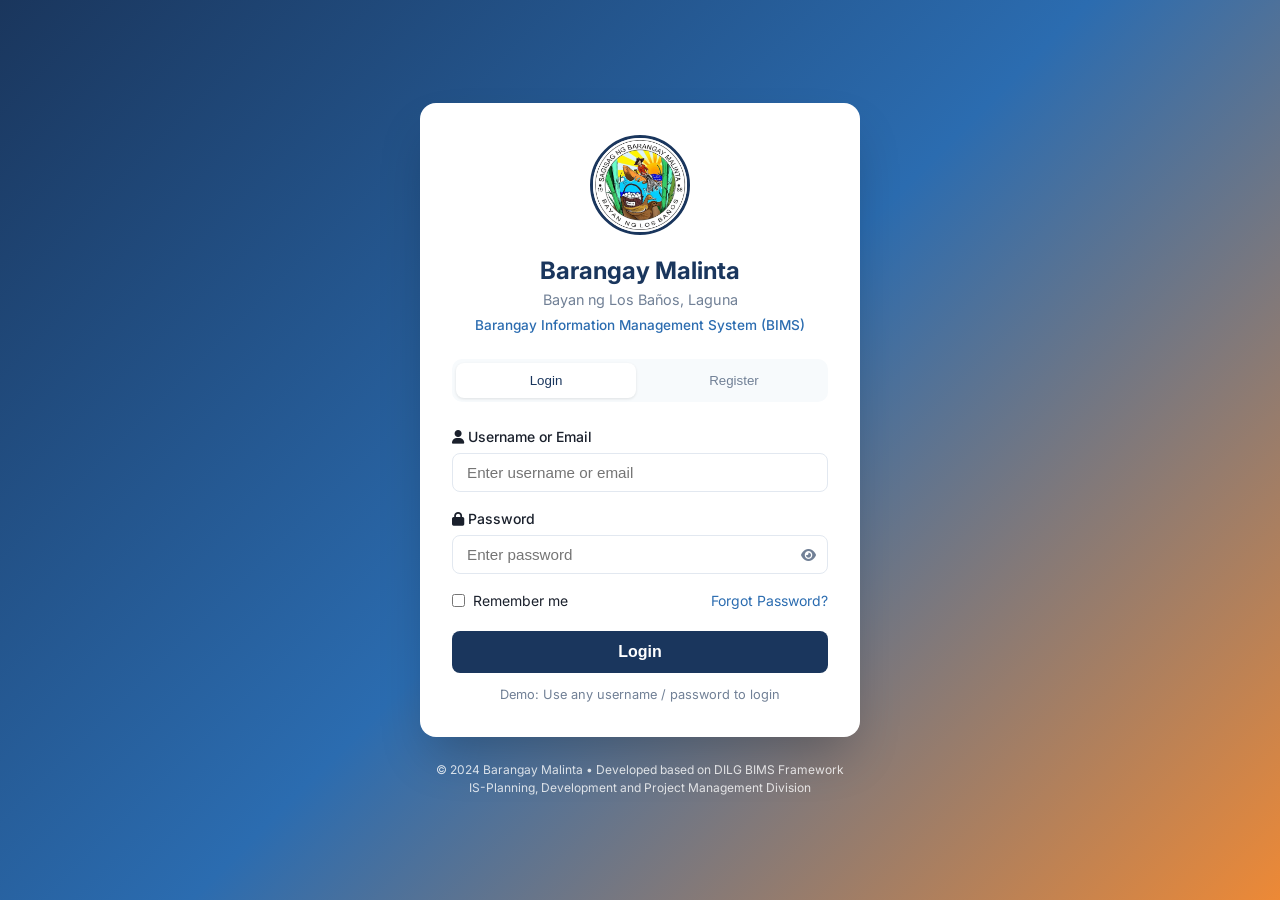
<file: index.html>
<!DOCTYPE html>
<html lang="en">
<head>
  <meta charset="UTF-8">
  <meta name="viewport" content="width=device-width, initial-scale=1.0">
  <title>Barangay Malinta Information Management System (BIMS)</title>
  <link rel="stylesheet" href="styles.css">
  <link href="https://fonts.googleapis.com/css2?family=Inter:wght@300;400;500;600;700&display=swap" rel="stylesheet">
  <link rel="stylesheet" href="https://cdnjs.cloudflare.com/ajax/libs/font-awesome/6.5.1/css/all.min.css">
</head>
<body class="login-page">
  <div class="login-container">
    <div class="login-card">
      <div class="logo-section">
        <img src="malinta-logo.jpg" alt="Barangay Malinta Seal" class="logo">
        <h1>Barangay Malinta</h1>
        <p class="subtitle">Bayan ng Los Baños, Laguna</p>
        <p class="system-name">Barangay Information Management System (BIMS)</p>
      </div>
      
      <div class="tabs">
        <button class="tab-btn active" data-tab="login">Login</button>
        <button class="tab-btn" data-tab="register">Register</button>
      </div>

      <!-- Login Form -->
      <form id="loginForm" class="auth-form active">
        <div class="form-group">
          <label for="loginUsername"><i class="fas fa-user"></i> Username or Email</label>
          <input type="text" id="loginUsername" placeholder="Enter username or email" required>
        </div>
        <div class="form-group">
          <label for="loginPassword"><i class="fas fa-lock"></i> Password</label>
          <div class="password-wrapper">
            <input type="password" id="loginPassword" placeholder="Enter password" required>
            <button type="button" class="toggle-password" onclick="togglePassword('loginPassword')">
              <i class="fas fa-eye"></i>
            </button>
          </div>
        </div>
        <div class="form-options">
          <label class="checkbox-label">
            <input type="checkbox" id="rememberMe"> Remember me
          </label>
          <a href="#" class="forgot-link" onclick="showForgotPassword()">Forgot Password?</a>
        </div>
        <button type="submit" class="btn-primary">Login</button>
        <p class="demo-note">Demo: Use any username / password to login</p>
      </form>

      <!-- Register Form -->
      <form id="registerForm" class="auth-form">
        <div class="form-row">
          <div class="form-group">
            <label for="regFirstName">First Name</label>
            <input type="text" id="regFirstName" placeholder="First name" required>
          </div>
          <div class="form-group">
            <label for="regLastName">Last Name</label>
            <input type="text" id="regLastName" placeholder="Last name" required>
          </div>
        </div>
        <div class="form-group">
          <label for="regUsername">Username</label>
          <input type="text" id="regUsername" placeholder="Choose a unique username" required>
        </div>
        <div class="form-group">
          <label for="regEmail">Email Address</label>
          <input type="email" id="regEmail" placeholder="your.email@example.com" required>
        </div>
        <div class="form-group">
          <label for="regPassword">Password</label>
          <div class="password-wrapper">
            <input type="password" id="regPassword" placeholder="Create a strong password" required>
            <button type="button" class="toggle-password" onclick="togglePassword('regPassword')">
              <i class="fas fa-eye"></i>
            </button>
          </div>
        </div>
        <div class="form-group">
          <label for="regConfirmPassword">Confirm Password</label>
          <div class="password-wrapper">
            <input type="password" id="regConfirmPassword" placeholder="Re-type password" required>
            <button type="button" class="toggle-password" onclick="togglePassword('regConfirmPassword')">
              <i class="fas fa-eye"></i>
            </button>
          </div>
        </div>
        <div class="form-group">
          <label class="checkbox-label">
            <input type="checkbox" id="agreeTerms" required>
            I agree with the <a href="#">Condition of Use</a> and <a href="#">Privacy Policy</a>
          </label>
        </div>
        <button type="submit" class="btn-primary">Register</button>
      </form>

      <!-- Forgot Password Form -->
      <form id="forgotForm" class="auth-form">
        <p class="form-desc">Enter your email and instructions will be sent to you.</p>
        <div class="form-group">
          <label for="forgotEmail">Email Address</label>
          <input type="email" id="forgotEmail" placeholder="Enter your registered email" required>
        </div>
        <button type="submit" class="btn-primary">Send Reset Link</button>
        <button type="button" class="btn-secondary" onclick="showLogin()">Back to Login</button>
      </form>
    </div>
    <footer class="login-footer">
      <p>© 2024 Barangay Malinta • Developed based on DILG BIMS Framework</p>
      <p>IS-Planning, Development and Project Management Division</p>
    </footer>
  </div>
  <script src="app.js"></script>
</body>
</html>
</file>
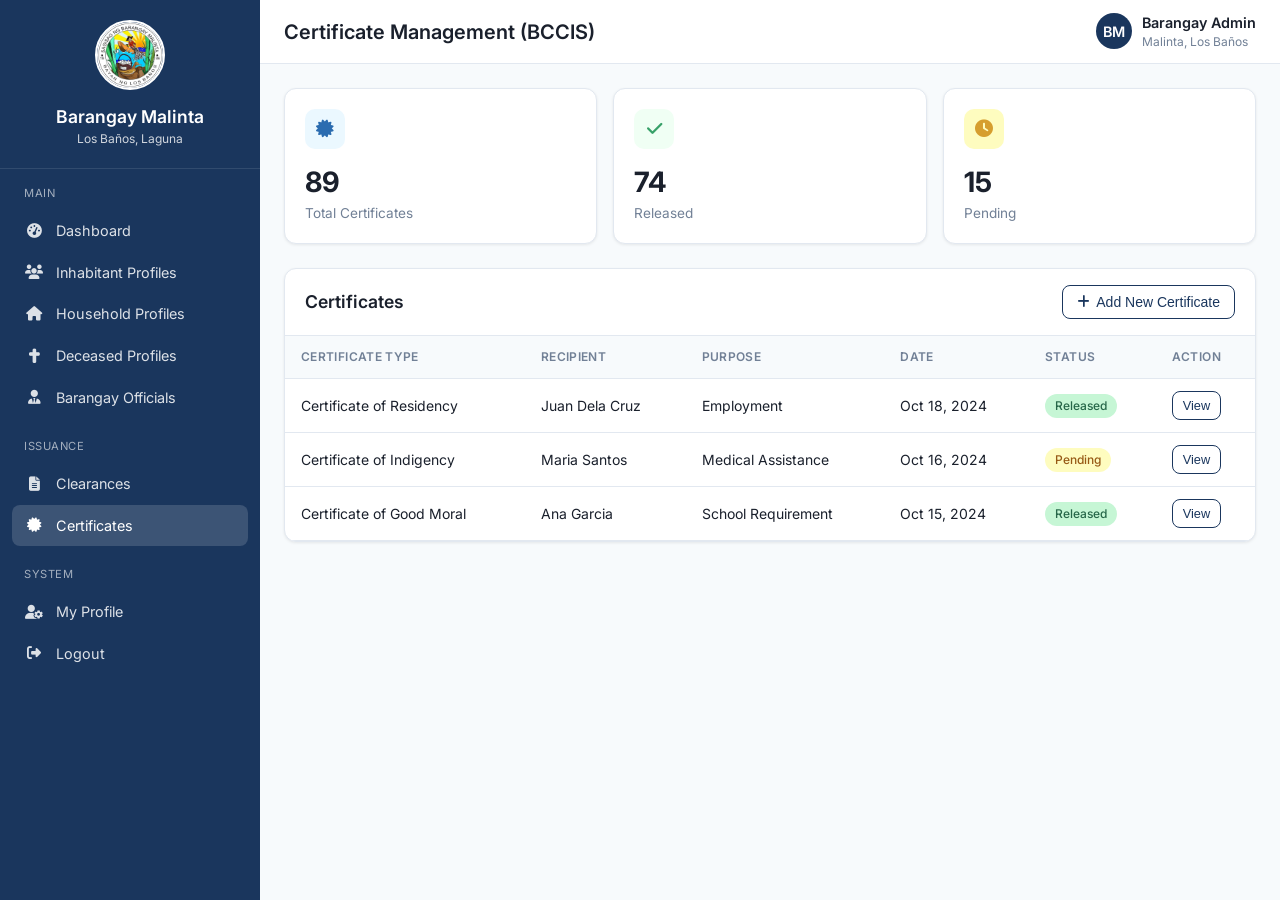
<file: certificates.html>
<!DOCTYPE html>
<html lang="en">
<head>
  <meta charset="UTF-8">
  <meta name="viewport" content="width=device-width, initial-scale=1.0">
  <title>Certificates | Barangay Malinta BIMS</title>
  <link rel="stylesheet" href="styles.css">
  <link href="https://fonts.googleapis.com/css2?family=Inter:wght@300;400;500;600;700&display=swap" rel="stylesheet">
  <link rel="stylesheet" href="https://cdnjs.cloudflare.com/ajax/libs/font-awesome/6.5.1/css/all.min.css">
</head>
<body>
  <div class="app-layout">
    <aside class="sidebar" id="sidebar">
      <div class="sidebar-header">
        <img src="malinta-logo.jpg" alt="Malinta Seal" class="sidebar-logo">
        <h2>Barangay Malinta</h2>
        <p>Los Baños, Laguna</p>
      </div>
      <nav class="nav-menu">
        <div class="nav-section">
          <div class="nav-section-title">Main</div>
          <a href="dashboard.html" class="nav-item"><i class="fas fa-tachometer-alt"></i> Dashboard</a>
          <a href="inhabitants.html" class="nav-item"><i class="fas fa-users"></i> Inhabitant Profiles</a>
          <a href="households.html" class="nav-item"><i class="fas fa-home"></i> Household Profiles</a>
          <a href="deceased.html" class="nav-item"><i class="fas fa-cross"></i> Deceased Profiles</a>
          <a href="officials.html" class="nav-item"><i class="fas fa-user-tie"></i> Barangay Officials</a>
        </div>
        <div class="nav-section">
          <div class="nav-section-title">Issuance</div>
          <a href="clearances.html" class="nav-item"><i class="fas fa-file-alt"></i> Clearances</a>
          <a href="certificates.html" class="nav-item active"><i class="fas fa-certificate"></i> Certificates</a>
        </div>
        <div class="nav-section">
          <div class="nav-section-title">System</div>
          <a href="profile.html" class="nav-item"><i class="fas fa-user-cog"></i> My Profile</a>
          <a href="index.html" class="nav-item"><i class="fas fa-sign-out-alt"></i> Logout</a>
        </div>
      </nav>
    </aside>
    <div class="main-content">
      <header class="top-header">
        <div style="display:flex;align-items:center;gap:12px;">
          <button class="menu-toggle" onclick="toggleSidebar()"><i class="fas fa-bars"></i></button>
          <h1 class="page-title">Certificate Management (BCCIS)</h1>
        </div>
        <div class="header-actions">
          <div class="user-info">
            <div class="user-avatar">BM</div>
            <div>
              <div style="font-weight:600;font-size:0.9rem;">Barangay Admin</div>
              <div style="font-size:0.75rem;color:var(--text-muted);">Malinta, Los Baños</div>
            </div>
          </div>
        </div>
      </header>
      <div class="content-area">
        <div class="stats-grid">
          <div class="stat-card total">
            <div class="stat-icon"><i class="fas fa-certificate"></i></div>
            <div class="stat-value">89</div>
            <div class="stat-label">Total Certificates</div>
          </div>
          <div class="stat-card approved">
            <div class="stat-icon"><i class="fas fa-check"></i></div>
            <div class="stat-value">74</div>
            <div class="stat-label">Released</div>
          </div>
          <div class="stat-card pending">
            <div class="stat-icon"><i class="fas fa-clock"></i></div>
            <div class="stat-value">15</div>
            <div class="stat-label">Pending</div>
          </div>
        </div>
        <div class="card">
          <div class="card-header">
            <h3>Certificates</h3>
            <div class="card-actions">
              <button class="btn btn-primary-outline"><i class="fas fa-plus"></i> Add New Certificate</button>
            </div>
          </div>
          <div class="table-wrapper">
            <table>
              <thead>
                <tr>
                  <th>Certificate Type</th>
                  <th>Recipient</th>
                  <th>Purpose</th>
                  <th>Date</th>
                  <th>Status</th>
                  <th>Action</th>
                </tr>
              </thead>
              <tbody>
                <tr>
                  <td>Certificate of Residency</td>
                  <td>Juan Dela Cruz</td>
                  <td>Employment</td>
                  <td>Oct 18, 2024</td>
                  <td><span class="badge badge-released">Released</span></td>
                  <td><button class="btn btn-sm btn-primary-outline">View</button></td>
                </tr>
                <tr>
                  <td>Certificate of Indigency</td>
                  <td>Maria Santos</td>
                  <td>Medical Assistance</td>
                  <td>Oct 16, 2024</td>
                  <td><span class="badge badge-pending">Pending</span></td>
                  <td><button class="btn btn-sm btn-primary-outline">View</button></td>
                </tr>
                <tr>
                  <td>Certificate of Good Moral</td>
                  <td>Ana Garcia</td>
                  <td>School Requirement</td>
                  <td>Oct 15, 2024</td>
                  <td><span class="badge badge-released">Released</span></td>
                  <td><button class="btn btn-sm btn-primary-outline">View</button></td>
                </tr>
              </tbody>
            </table>
          </div>
        </div>
      </div>
    </div>
  </div>
  <script src="app.js"></script>
</body>
</html>
</file>
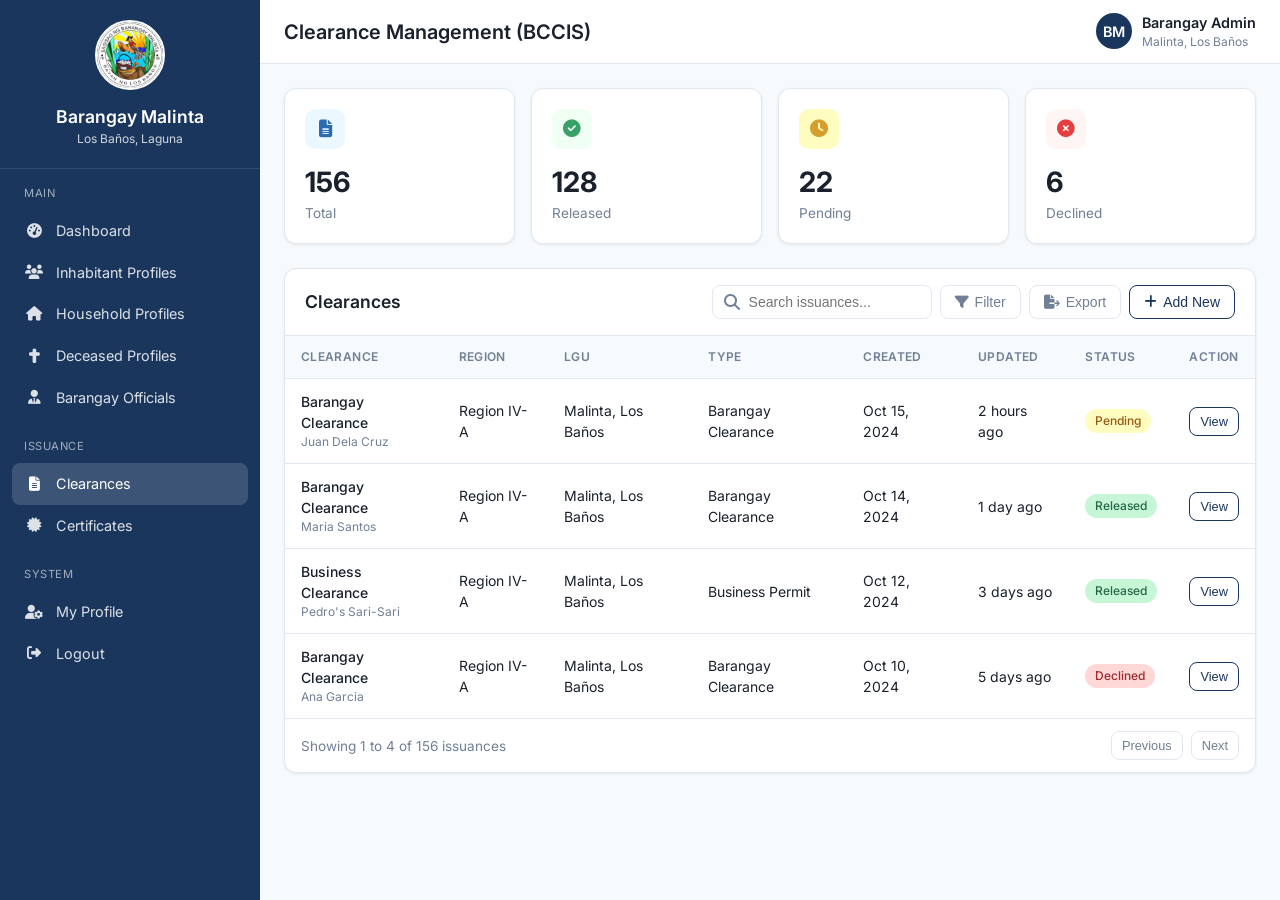
<file: clearances.html>
<!DOCTYPE html>
<html lang="en">
<head>
  <meta charset="UTF-8">
  <meta name="viewport" content="width=device-width, initial-scale=1.0">
  <title>Clearances | Barangay Malinta BIMS</title>
  <link rel="stylesheet" href="styles.css">
  <link href="https://fonts.googleapis.com/css2?family=Inter:wght@300;400;500;600;700&display=swap" rel="stylesheet">
  <link rel="stylesheet" href="https://cdnjs.cloudflare.com/ajax/libs/font-awesome/6.5.1/css/all.min.css">
</head>
<body>
  <div class="app-layout">
    <aside class="sidebar" id="sidebar">
      <div class="sidebar-header">
        <img src="malinta-logo.jpg" alt="Malinta Seal" class="sidebar-logo">
        <h2>Barangay Malinta</h2>
        <p>Los Baños, Laguna</p>
      </div>
      <nav class="nav-menu">
        <div class="nav-section">
          <div class="nav-section-title">Main</div>
          <a href="dashboard.html" class="nav-item"><i class="fas fa-tachometer-alt"></i> Dashboard</a>
          <a href="inhabitants.html" class="nav-item"><i class="fas fa-users"></i> Inhabitant Profiles</a>
          <a href="households.html" class="nav-item"><i class="fas fa-home"></i> Household Profiles</a>
          <a href="deceased.html" class="nav-item"><i class="fas fa-cross"></i> Deceased Profiles</a>
          <a href="officials.html" class="nav-item"><i class="fas fa-user-tie"></i> Barangay Officials</a>
        </div>
        <div class="nav-section">
          <div class="nav-section-title">Issuance</div>
          <a href="clearances.html" class="nav-item active"><i class="fas fa-file-alt"></i> Clearances</a>
          <a href="certificates.html" class="nav-item"><i class="fas fa-certificate"></i> Certificates</a>
        </div>
        <div class="nav-section">
          <div class="nav-section-title">System</div>
          <a href="profile.html" class="nav-item"><i class="fas fa-user-cog"></i> My Profile</a>
          <a href="index.html" class="nav-item"><i class="fas fa-sign-out-alt"></i> Logout</a>
        </div>
      </nav>
    </aside>

    <div class="main-content">
      <header class="top-header">
        <div style="display:flex;align-items:center;gap:12px;">
          <button class="menu-toggle" onclick="toggleSidebar()"><i class="fas fa-bars"></i></button>
          <h1 class="page-title">Clearance Management (BCCIS)</h1>
        </div>
        <div class="header-actions">
          <div class="user-info">
            <div class="user-avatar">BM</div>
            <div>
              <div style="font-weight:600;font-size:0.9rem;">Barangay Admin</div>
              <div style="font-size:0.75rem;color:var(--text-muted);">Malinta, Los Baños</div>
            </div>
          </div>
        </div>
      </header>

      <div class="content-area">
        <div class="stats-grid">
          <div class="stat-card total">
            <div class="stat-icon"><i class="fas fa-file-alt"></i></div>
            <div class="stat-value">156</div>
            <div class="stat-label">Total</div>
          </div>
          <div class="stat-card approved">
            <div class="stat-icon"><i class="fas fa-check-circle"></i></div>
            <div class="stat-value">128</div>
            <div class="stat-label">Released</div>
          </div>
          <div class="stat-card pending">
            <div class="stat-icon"><i class="fas fa-clock"></i></div>
            <div class="stat-value">22</div>
            <div class="stat-label">Pending</div>
          </div>
          <div class="stat-card declined">
            <div class="stat-icon"><i class="fas fa-times-circle"></i></div>
            <div class="stat-value">6</div>
            <div class="stat-label">Declined</div>
          </div>
        </div>

        <div class="card">
          <div class="card-header">
            <h3>Clearances</h3>
            <div class="card-actions">
              <div class="search-box">
                <i class="fas fa-search"></i>
                <input type="text" placeholder="Search issuances...">
              </div>
              <button class="btn btn-ghost"><i class="fas fa-filter"></i> Filter</button>
              <button class="btn btn-ghost"><i class="fas fa-file-export"></i> Export</button>
              <button class="btn btn-primary-outline" onclick="openModal('addClearanceModal')">
                <i class="fas fa-plus"></i> Add New
              </button>
            </div>
          </div>
          <div class="table-wrapper">
            <table>
              <thead>
                <tr>
                  <th>Clearance</th>
                  <th>Region</th>
                  <th>LGU</th>
                  <th>Type</th>
                  <th>Created</th>
                  <th>Updated</th>
                  <th>Status</th>
                  <th>Action</th>
                </tr>
              </thead>
              <tbody>
                <tr>
                  <td>
                    <div style="font-weight:500;">Barangay Clearance</div>
                    <div style="font-size:0.75rem;color:var(--text-muted);">Juan Dela Cruz</div>
                  </td>
                  <td>Region IV-A</td>
                  <td>Malinta, Los Baños</td>
                  <td>Barangay Clearance</td>
                  <td>Oct 15, 2024</td>
                  <td>2 hours ago</td>
                  <td><span class="badge badge-pending">Pending</span></td>
                  <td>
                    <button class="btn btn-sm btn-primary-outline" onclick="viewClearance()">View</button>
                  </td>
                </tr>
                <tr>
                  <td>
                    <div style="font-weight:500;">Barangay Clearance</div>
                    <div style="font-size:0.75rem;color:var(--text-muted);">Maria Santos</div>
                  </td>
                  <td>Region IV-A</td>
                  <td>Malinta, Los Baños</td>
                  <td>Barangay Clearance</td>
                  <td>Oct 14, 2024</td>
                  <td>1 day ago</td>
                  <td><span class="badge badge-released">Released</span></td>
                  <td>
                    <button class="btn btn-sm btn-primary-outline" onclick="viewClearance()">View</button>
                  </td>
                </tr>
                <tr>
                  <td>
                    <div style="font-weight:500;">Business Clearance</div>
                    <div style="font-size:0.75rem;color:var(--text-muted);">Pedro's Sari-Sari</div>
                  </td>
                  <td>Region IV-A</td>
                  <td>Malinta, Los Baños</td>
                  <td>Business Permit</td>
                  <td>Oct 12, 2024</td>
                  <td>3 days ago</td>
                  <td><span class="badge badge-released">Released</span></td>
                  <td>
                    <button class="btn btn-sm btn-primary-outline" onclick="viewClearance()">View</button>
                  </td>
                </tr>
                <tr>
                  <td>
                    <div style="font-weight:500;">Barangay Clearance</div>
                    <div style="font-size:0.75rem;color:var(--text-muted);">Ana Garcia</div>
                  </td>
                  <td>Region IV-A</td>
                  <td>Malinta, Los Baños</td>
                  <td>Barangay Clearance</td>
                  <td>Oct 10, 2024</td>
                  <td>5 days ago</td>
                  <td><span class="badge badge-declined">Declined</span></td>
                  <td>
                    <button class="btn btn-sm btn-primary-outline" onclick="viewClearance()">View</button>
                  </td>
                </tr>
              </tbody>
            </table>
          </div>
          <div style="padding:12px 16px;display:flex;justify-content:space-between;align-items:center;font-size:0.85rem;color:var(--text-muted);">
            <span>Showing 1 to 4 of 156 issuances</span>
            <div style="display:flex;gap:8px;">
              <button class="btn btn-sm btn-ghost">Previous</button>
              <button class="btn btn-sm btn-ghost">Next</button>
            </div>
          </div>
        </div>
      </div>
    </div>
  </div>

  <!-- Add Clearance Modal -->
  <div class="modal-overlay" id="addClearanceModal">
    <div class="modal">
      <div class="modal-header">
        <h3>New Clearance Record</h3>
        <button class="modal-close" onclick="closeModal('addClearanceModal')">&times;</button>
      </div>
      <div class="modal-body">
        <div class="form-group">
          <label>Region *</label>
          <select>
            <option>Region IV-A (CALABARZON)</option>
          </select>
        </div>
        <div class="form-group">
          <label>Province *</label>
          <select>
            <option>Laguna</option>
          </select>
        </div>
        <div class="form-group">
          <label>City / Municipality *</label>
          <select>
            <option>Los Baños</option>
          </select>
        </div>
        <div class="form-group">
          <label>Barangay *</label>
          <select>
            <option>Malinta</option>
          </select>
        </div>
        <div class="form-group">
          <label>Office *</label>
          <select>
            <option value="">Select office...</option>
            <option>Barangay Hall</option>
            <option>Secretary Office</option>
          </select>
        </div>
        <div class="form-group">
          <label>Issued Date</label>
          <input type="date">
        </div>
        <div class="form-group">
          <label>Inhabitant (Last Name, First Name | Birthday | Mother's Maiden Name) *</label>
          <input type="text" placeholder="Select inhabitant...">
        </div>
        <div class="form-group">
          <label>Purpose</label>
          <textarea rows="3" placeholder="Enter purpose of clearance..."></textarea>
        </div>
      </div>
      <div class="modal-footer">
        <button class="btn btn-ghost" onclick="closeModal('addClearanceModal')">Cancel</button>
        <button class="btn btn-primary-outline" onclick="saveClearance()">Save</button>
      </div>
    </div>
  </div>

  <!-- View Clearance Modal -->
  <div class="modal-overlay" id="viewClearanceModal">
    <div class="modal" style="max-width:700px;">
      <div class="modal-header">
        <h3>Barangay Clearance - Juan Dela Cruz</h3>
        <button class="modal-close" onclick="closeModal('viewClearanceModal')">&times;</button>
      </div>
      <div class="modal-body">
        <div style="display:flex;gap:16px;margin-bottom:16px;">
          <div style="flex:1;">
            <p style="font-size:0.8rem;color:var(--text-muted);">Status</p>
            <span class="badge badge-pending">Pending</span>
          </div>
          <div style="flex:1;">
            <p style="font-size:0.8rem;color:var(--text-muted);">Issuance Type</p>
            <p style="font-weight:500;">Barangay Clearance</p>
          </div>
          <div style="flex:1;">
            <p style="font-size:0.8rem;color:var(--text-muted);">Barangay</p>
            <p style="font-weight:500;">Malinta, Los Baños</p>
          </div>
        </div>
        <div style="background:#f8fafc;border:1px solid var(--border);border-radius:8px;padding:20px;margin-bottom:16px;">
          <div style="text-align:center;margin-bottom:16px;">
            <img src="malinta-logo.jpg" alt="Seal" style="width:60px;height:60px;border-radius:50%;">
            <p style="font-weight:700;margin-top:8px;">Republic of the Philippines</p>
            <p>Province of Laguna</p>
            <p>Municipality of Los Baños</p>
            <p style="font-weight:600;">BARANGAY MALINTA</p>
          </div>
          <h3 style="text-align:center;margin:16px 0;">BARANGAY CLEARANCE</h3>
          <p style="margin-bottom:12px;"><strong>To Whom It May Concern:</strong></p>
          <p style="text-align:justify;line-height:1.7;">
            This is to certify that <strong>JUAN DELA CRUZ</strong>, 39 years of age, Married, Filipino, 
            a resident of Barangay Malinta, Los Baños, Laguna is known to be of good moral character 
            and a law-abiding citizen in this community.
          </p>
          <p style="margin-top:16px;text-align:justify;">
            This certification is issued upon the request of the above-named person for whatever 
            legal purpose it may serve.
          </p>
          <p style="margin-top:24px;text-align:right;">Issued this 15th day of October 2024.</p>
        </div>
        <div style="display:flex;gap:10px;flex-wrap:wrap;">
          <button class="btn btn-success" onclick="releaseClearance()"><i class="fas fa-check"></i> Release Clearance</button>
          <button class="btn btn-danger" onclick="declineClearance()"><i class="fas fa-times"></i> Decline</button>
          <button class="btn btn-ghost"><i class="fas fa-print"></i> Print Preview</button>
        </div>
      </div>
    </div>
  </div>

  <script src="app.js"></script>
</body>
</html>
</file>
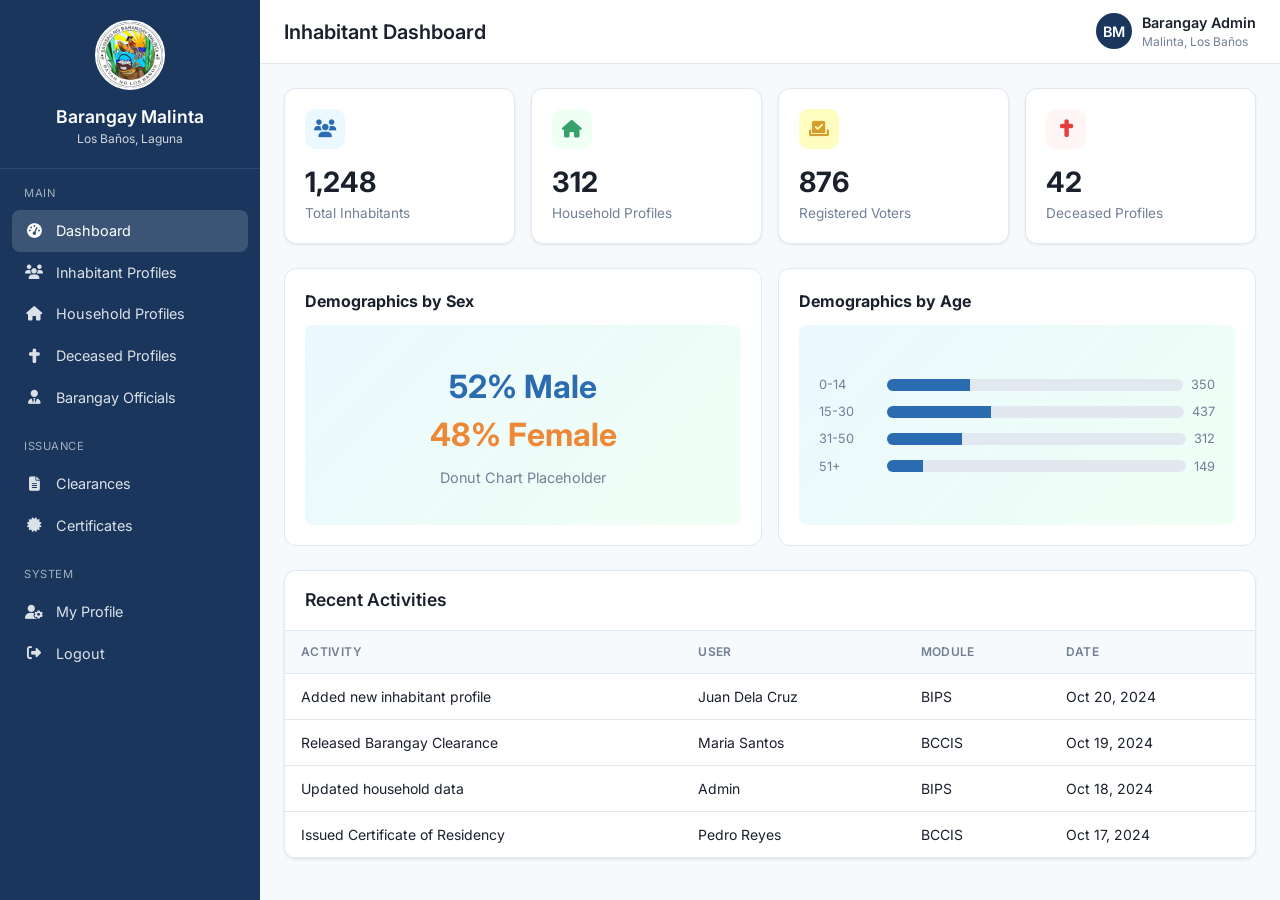
<file: dashboard.html>
<!DOCTYPE html>
<html lang="en">
<head>
  <meta charset="UTF-8">
  <meta name="viewport" content="width=device-width, initial-scale=1.0">
  <title>Dashboard | Barangay Malinta BIMS</title>
  <link rel="stylesheet" href="styles.css">
  <link href="https://fonts.googleapis.com/css2?family=Inter:wght@300;400;500;600;700&display=swap" rel="stylesheet">
  <link rel="stylesheet" href="https://cdnjs.cloudflare.com/ajax/libs/font-awesome/6.5.1/css/all.min.css">
</head>
<body>
  <div class="app-layout">
    <!-- Sidebar -->
    <aside class="sidebar" id="sidebar">
      <div class="sidebar-header">
        <img src="malinta-logo.jpg" alt="Malinta Seal" class="sidebar-logo">
        <h2>Barangay Malinta</h2>
        <p>Los Baños, Laguna</p>
      </div>
      <nav class="nav-menu">
        <div class="nav-section">
          <div class="nav-section-title">Main</div>
          <a href="dashboard.html" class="nav-item active"><i class="fas fa-tachometer-alt"></i> Dashboard</a>
          <a href="inhabitants.html" class="nav-item"><i class="fas fa-users"></i> Inhabitant Profiles</a>
          <a href="households.html" class="nav-item"><i class="fas fa-home"></i> Household Profiles</a>
          <a href="deceased.html" class="nav-item"><i class="fas fa-cross"></i> Deceased Profiles</a>
          <a href="officials.html" class="nav-item"><i class="fas fa-user-tie"></i> Barangay Officials</a>
        </div>
        <div class="nav-section">
          <div class="nav-section-title">Issuance</div>
          <a href="clearances.html" class="nav-item"><i class="fas fa-file-alt"></i> Clearances</a>
          <a href="certificates.html" class="nav-item"><i class="fas fa-certificate"></i> Certificates</a>
        </div>
        <div class="nav-section">
          <div class="nav-section-title">System</div>
          <a href="profile.html" class="nav-item"><i class="fas fa-user-cog"></i> My Profile</a>
          <a href="index.html" class="nav-item" onclick="logout()"><i class="fas fa-sign-out-alt"></i> Logout</a>
        </div>
      </nav>
    </aside>

    <!-- Main Content -->
    <div class="main-content">
      <header class="top-header">
        <div style="display:flex;align-items:center;gap:12px;">
          <button class="menu-toggle" onclick="toggleSidebar()"><i class="fas fa-bars"></i></button>
          <h1 class="page-title">Inhabitant Dashboard</h1>
        </div>
        <div class="header-actions">
          <div class="user-info">
            <div class="user-avatar">BM</div>
            <div>
              <div style="font-weight:600;font-size:0.9rem;">Barangay Admin</div>
              <div style="font-size:0.75rem;color:var(--text-muted);">Malinta, Los Baños</div>
            </div>
          </div>
        </div>
      </header>

      <div class="content-area">
        <!-- Stats -->
        <div class="stats-grid">
          <div class="stat-card total">
            <div class="stat-icon"><i class="fas fa-users"></i></div>
            <div class="stat-value">1,248</div>
            <div class="stat-label">Total Inhabitants</div>
          </div>
          <div class="stat-card approved">
            <div class="stat-icon"><i class="fas fa-home"></i></div>
            <div class="stat-value">312</div>
            <div class="stat-label">Household Profiles</div>
          </div>
          <div class="stat-card pending">
            <div class="stat-icon"><i class="fas fa-vote-yea"></i></div>
            <div class="stat-value">876</div>
            <div class="stat-label">Registered Voters</div>
          </div>
          <div class="stat-card declined">
            <div class="stat-icon"><i class="fas fa-cross"></i></div>
            <div class="stat-value">42</div>
            <div class="stat-label">Deceased Profiles</div>
          </div>
        </div>

        <!-- Charts -->
        <div class="charts-grid">
          <div class="chart-card">
            <h3 style="margin-bottom:12px;font-size:1rem;">Demographics by Sex</h3>
            <div class="chart-placeholder">
              <div style="text-align:center;">
                <div style="font-size:2rem;font-weight:700;color:#2b6cb0;">52% Male</div>
                <div style="font-size:2rem;font-weight:700;color:#ed8936;">48% Female</div>
                <p style="margin-top:8px;">Donut Chart Placeholder</p>
              </div>
            </div>
          </div>
          <div class="chart-card">
            <h3 style="margin-bottom:12px;font-size:1rem;">Demographics by Age</h3>
            <div class="chart-placeholder">
              <div style="width:100%;padding:0 20px;">
                <div style="display:flex;align-items:center;gap:8px;margin-bottom:8px;">
                  <span style="width:60px;font-size:0.8rem;">0-14</span>
                  <div style="flex:1;height:12px;background:#e2e8f0;border-radius:6px;overflow:hidden;">
                    <div style="width:28%;height:100%;background:#2b6cb0;"></div>
                  </div>
                  <span style="font-size:0.8rem;">350</span>
                </div>
                <div style="display:flex;align-items:center;gap:8px;margin-bottom:8px;">
                  <span style="width:60px;font-size:0.8rem;">15-30</span>
                  <div style="flex:1;height:12px;background:#e2e8f0;border-radius:6px;overflow:hidden;">
                    <div style="width:35%;height:100%;background:#2b6cb0;"></div>
                  </div>
                  <span style="font-size:0.8rem;">437</span>
                </div>
                <div style="display:flex;align-items:center;gap:8px;margin-bottom:8px;">
                  <span style="width:60px;font-size:0.8rem;">31-50</span>
                  <div style="flex:1;height:12px;background:#e2e8f0;border-radius:6px;overflow:hidden;">
                    <div style="width:25%;height:100%;background:#2b6cb0;"></div>
                  </div>
                  <span style="font-size:0.8rem;">312</span>
                </div>
                <div style="display:flex;align-items:center;gap:8px;">
                  <span style="width:60px;font-size:0.8rem;">51+</span>
                  <div style="flex:1;height:12px;background:#e2e8f0;border-radius:6px;overflow:hidden;">
                    <div style="width:12%;height:100%;background:#2b6cb0;"></div>
                  </div>
                  <span style="font-size:0.8rem;">149</span>
                </div>
              </div>
            </div>
          </div>
        </div>

        <!-- Recent Activity -->
        <div class="card">
          <div class="card-header">
            <h3>Recent Activities</h3>
          </div>
          <div class="table-wrapper">
            <table>
              <thead>
                <tr>
                  <th>Activity</th>
                  <th>User</th>
                  <th>Module</th>
                  <th>Date</th>
                </tr>
              </thead>
              <tbody>
                <tr>
                  <td>Added new inhabitant profile</td>
                  <td>Juan Dela Cruz</td>
                  <td>BIPS</td>
                  <td>Oct 20, 2024</td>
                </tr>
                <tr>
                  <td>Released Barangay Clearance</td>
                  <td>Maria Santos</td>
                  <td>BCCIS</td>
                  <td>Oct 19, 2024</td>
                </tr>
                <tr>
                  <td>Updated household data</td>
                  <td>Admin</td>
                  <td>BIPS</td>
                  <td>Oct 18, 2024</td>
                </tr>
                <tr>
                  <td>Issued Certificate of Residency</td>
                  <td>Pedro Reyes</td>
                  <td>BCCIS</td>
                  <td>Oct 17, 2024</td>
                </tr>
              </tbody>
            </table>
          </div>
        </div>
      </div>
    </div>
  </div>
  <script src="app.js"></script>
</body>
</html>
</file>
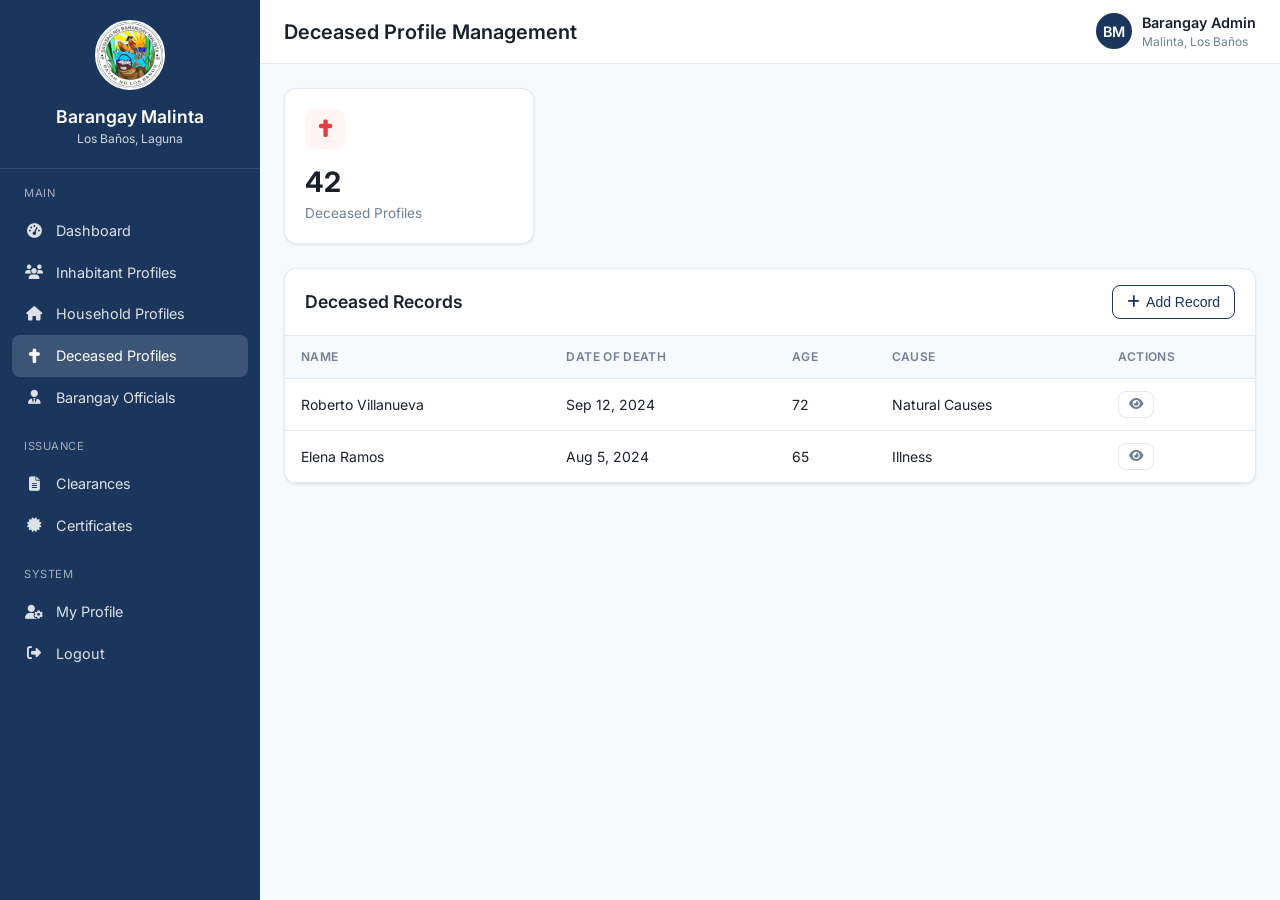
<file: deceased.html>
<!DOCTYPE html>
<html lang="en">
<head>
  <meta charset="UTF-8">
  <meta name="viewport" content="width=device-width, initial-scale=1.0">
  <title>Deceased Profiles | Barangay Malinta BIMS</title>
  <link rel="stylesheet" href="styles.css">
  <link href="https://fonts.googleapis.com/css2?family=Inter:wght@300;400;500;600;700&display=swap" rel="stylesheet">
  <link rel="stylesheet" href="https://cdnjs.cloudflare.com/ajax/libs/font-awesome/6.5.1/css/all.min.css">
</head>
<body>
  <div class="app-layout">
    <aside class="sidebar" id="sidebar">
      <div class="sidebar-header">
        <img src="malinta-logo.jpg" alt="Malinta Seal" class="sidebar-logo">
        <h2>Barangay Malinta</h2>
        <p>Los Baños, Laguna</p>
      </div>
      <nav class="nav-menu">
        <div class="nav-section">
          <div class="nav-section-title">Main</div>
          <a href="dashboard.html" class="nav-item"><i class="fas fa-tachometer-alt"></i> Dashboard</a>
          <a href="inhabitants.html" class="nav-item"><i class="fas fa-users"></i> Inhabitant Profiles</a>
          <a href="households.html" class="nav-item"><i class="fas fa-home"></i> Household Profiles</a>
          <a href="deceased.html" class="nav-item active"><i class="fas fa-cross"></i> Deceased Profiles</a>
          <a href="officials.html" class="nav-item"><i class="fas fa-user-tie"></i> Barangay Officials</a>
        </div>
        <div class="nav-section">
          <div class="nav-section-title">Issuance</div>
          <a href="clearances.html" class="nav-item"><i class="fas fa-file-alt"></i> Clearances</a>
          <a href="certificates.html" class="nav-item"><i class="fas fa-certificate"></i> Certificates</a>
        </div>
        <div class="nav-section">
          <div class="nav-section-title">System</div>
          <a href="profile.html" class="nav-item"><i class="fas fa-user-cog"></i> My Profile</a>
          <a href="index.html" class="nav-item"><i class="fas fa-sign-out-alt"></i> Logout</a>
        </div>
      </nav>
    </aside>
    <div class="main-content">
      <header class="top-header">
        <div style="display:flex;align-items:center;gap:12px;">
          <button class="menu-toggle" onclick="toggleSidebar()"><i class="fas fa-bars"></i></button>
          <h1 class="page-title">Deceased Profile Management</h1>
        </div>
        <div class="header-actions">
          <div class="user-info">
            <div class="user-avatar">BM</div>
            <div>
              <div style="font-weight:600;font-size:0.9rem;">Barangay Admin</div>
              <div style="font-size:0.75rem;color:var(--text-muted);">Malinta, Los Baños</div>
            </div>
          </div>
        </div>
      </header>
      <div class="content-area">
        <div class="stat-card declined" style="max-width:250px;margin-bottom:24px;">
          <div class="stat-icon"><i class="fas fa-cross"></i></div>
          <div class="stat-value">42</div>
          <div class="stat-label">Deceased Profiles</div>
        </div>
        <div class="card">
          <div class="card-header">
            <h3>Deceased Records</h3>
            <button class="btn btn-primary-outline"><i class="fas fa-plus"></i> Add Record</button>
          </div>
          <div class="table-wrapper">
            <table>
              <thead>
                <tr>
                  <th>Name</th>
                  <th>Date of Death</th>
                  <th>Age</th>
                  <th>Cause</th>
                  <th>Actions</th>
                </tr>
              </thead>
              <tbody>
                <tr>
                  <td>Roberto Villanueva</td>
                  <td>Sep 12, 2024</td>
                  <td>72</td>
                  <td>Natural Causes</td>
                  <td><button class="btn btn-sm btn-ghost"><i class="fas fa-eye"></i></button></td>
                </tr>
                <tr>
                  <td>Elena Ramos</td>
                  <td>Aug 5, 2024</td>
                  <td>65</td>
                  <td>Illness</td>
                  <td><button class="btn btn-sm btn-ghost"><i class="fas fa-eye"></i></button></td>
                </tr>
              </tbody>
            </table>
          </div>
        </div>
      </div>
    </div>
  </div>
  <script src="app.js"></script>
</body>
</html>
</file>
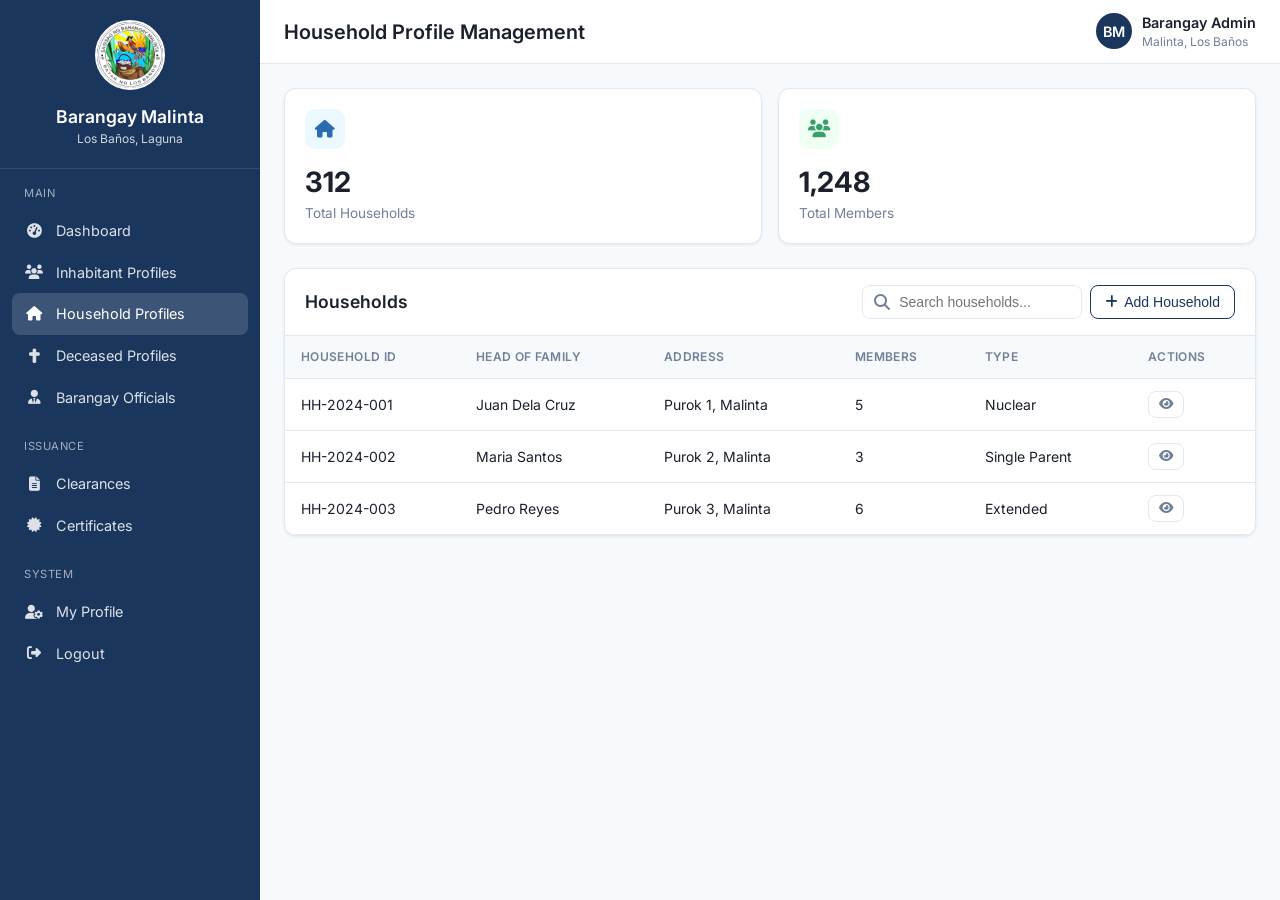
<file: households.html>
<!DOCTYPE html>
<html lang="en">
<head>
  <meta charset="UTF-8">
  <meta name="viewport" content="width=device-width, initial-scale=1.0">
  <title>Household Profiles | Barangay Malinta BIMS</title>
  <link rel="stylesheet" href="styles.css">
  <link href="https://fonts.googleapis.com/css2?family=Inter:wght@300;400;500;600;700&display=swap" rel="stylesheet">
  <link rel="stylesheet" href="https://cdnjs.cloudflare.com/ajax/libs/font-awesome/6.5.1/css/all.min.css">
</head>
<body>
  <div class="app-layout">
    <aside class="sidebar" id="sidebar">
      <div class="sidebar-header">
        <img src="malinta-logo.jpg" alt="Malinta Seal" class="sidebar-logo">
        <h2>Barangay Malinta</h2>
        <p>Los Baños, Laguna</p>
      </div>
      <nav class="nav-menu">
        <div class="nav-section">
          <div class="nav-section-title">Main</div>
          <a href="dashboard.html" class="nav-item"><i class="fas fa-tachometer-alt"></i> Dashboard</a>
          <a href="inhabitants.html" class="nav-item"><i class="fas fa-users"></i> Inhabitant Profiles</a>
          <a href="households.html" class="nav-item active"><i class="fas fa-home"></i> Household Profiles</a>
          <a href="deceased.html" class="nav-item"><i class="fas fa-cross"></i> Deceased Profiles</a>
          <a href="officials.html" class="nav-item"><i class="fas fa-user-tie"></i> Barangay Officials</a>
        </div>
        <div class="nav-section">
          <div class="nav-section-title">Issuance</div>
          <a href="clearances.html" class="nav-item"><i class="fas fa-file-alt"></i> Clearances</a>
          <a href="certificates.html" class="nav-item"><i class="fas fa-certificate"></i> Certificates</a>
        </div>
        <div class="nav-section">
          <div class="nav-section-title">System</div>
          <a href="profile.html" class="nav-item"><i class="fas fa-user-cog"></i> My Profile</a>
          <a href="index.html" class="nav-item"><i class="fas fa-sign-out-alt"></i> Logout</a>
        </div>
      </nav>
    </aside>
    <div class="main-content">
      <header class="top-header">
        <div style="display:flex;align-items:center;gap:12px;">
          <button class="menu-toggle" onclick="toggleSidebar()"><i class="fas fa-bars"></i></button>
          <h1 class="page-title">Household Profile Management</h1>
        </div>
        <div class="header-actions">
          <div class="user-info">
            <div class="user-avatar">BM</div>
            <div>
              <div style="font-weight:600;font-size:0.9rem;">Barangay Admin</div>
              <div style="font-size:0.75rem;color:var(--text-muted);">Malinta, Los Baños</div>
            </div>
          </div>
        </div>
      </header>
      <div class="content-area">
        <div class="stats-grid">
          <div class="stat-card total">
            <div class="stat-icon"><i class="fas fa-home"></i></div>
            <div class="stat-value">312</div>
            <div class="stat-label">Total Households</div>
          </div>
          <div class="stat-card approved">
            <div class="stat-icon"><i class="fas fa-users"></i></div>
            <div class="stat-value">1,248</div>
            <div class="stat-label">Total Members</div>
          </div>
        </div>
        <div class="card">
          <div class="card-header">
            <h3>Households</h3>
            <div class="card-actions">
              <div class="search-box">
                <i class="fas fa-search"></i>
                <input type="text" placeholder="Search households...">
              </div>
              <button class="btn btn-primary-outline"><i class="fas fa-plus"></i> Add Household</button>
            </div>
          </div>
          <div class="table-wrapper">
            <table>
              <thead>
                <tr>
                  <th>Household ID</th>
                  <th>Head of Family</th>
                  <th>Address</th>
                  <th>Members</th>
                  <th>Type</th>
                  <th>Actions</th>
                </tr>
              </thead>
              <tbody>
                <tr>
                  <td>HH-2024-001</td>
                  <td>Juan Dela Cruz</td>
                  <td>Purok 1, Malinta</td>
                  <td>5</td>
                  <td>Nuclear</td>
                  <td><button class="btn btn-sm btn-ghost"><i class="fas fa-eye"></i></button></td>
                </tr>
                <tr>
                  <td>HH-2024-002</td>
                  <td>Maria Santos</td>
                  <td>Purok 2, Malinta</td>
                  <td>3</td>
                  <td>Single Parent</td>
                  <td><button class="btn btn-sm btn-ghost"><i class="fas fa-eye"></i></button></td>
                </tr>
                <tr>
                  <td>HH-2024-003</td>
                  <td>Pedro Reyes</td>
                  <td>Purok 3, Malinta</td>
                  <td>6</td>
                  <td>Extended</td>
                  <td><button class="btn btn-sm btn-ghost"><i class="fas fa-eye"></i></button></td>
                </tr>
              </tbody>
            </table>
          </div>
        </div>
      </div>
    </div>
  </div>
  <script src="app.js"></script>
</body>
</html>
</file>
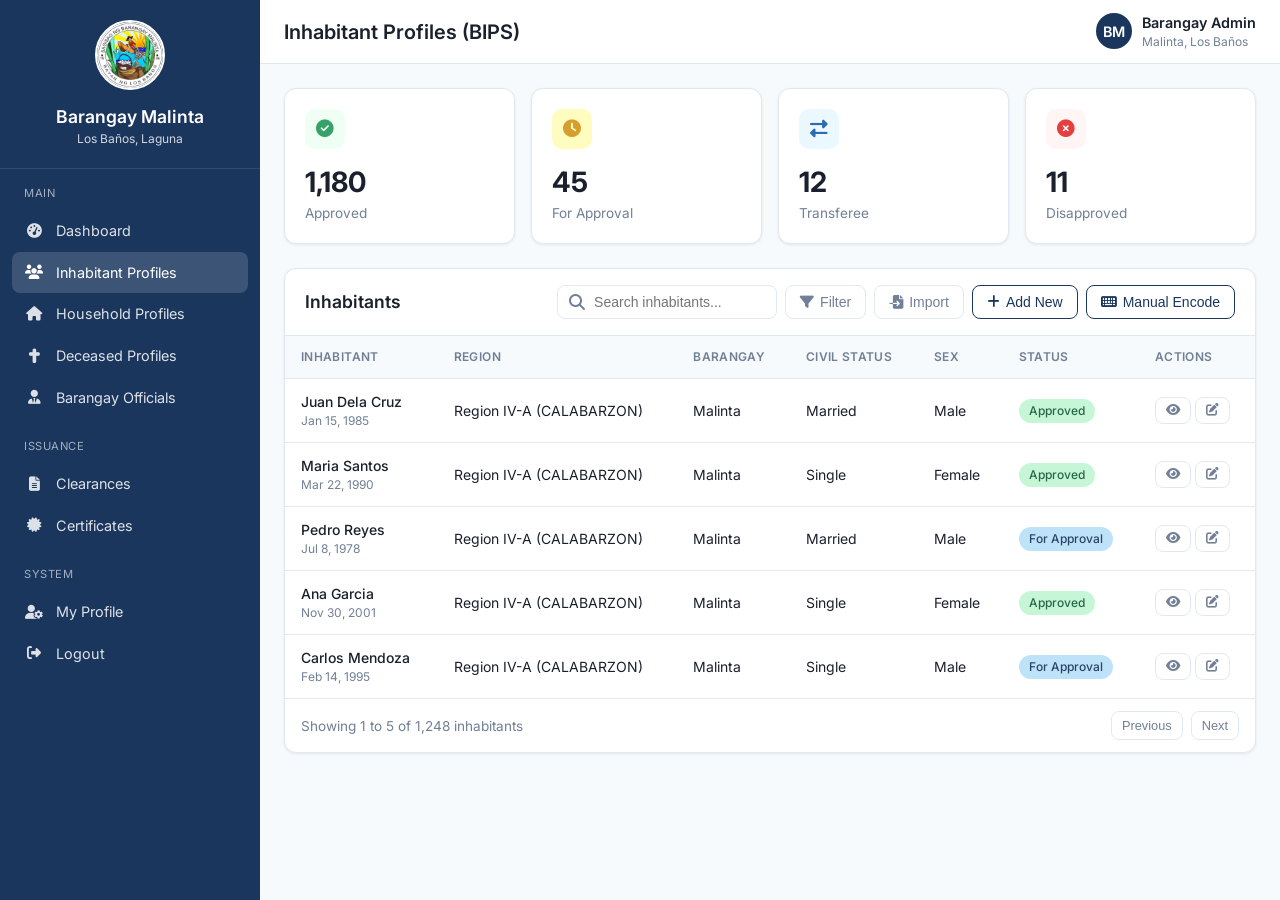
<file: inhabitants.html>
<!DOCTYPE html>
<html lang="en">
<head>
  <meta charset="UTF-8">
  <meta name="viewport" content="width=device-width, initial-scale=1.0">
  <title>Inhabitant Profiles | Barangay Malinta BIMS</title>
  <link rel="stylesheet" href="styles.css">
  <link href="https://fonts.googleapis.com/css2?family=Inter:wght@300;400;500;600;700&display=swap" rel="stylesheet">
  <link rel="stylesheet" href="https://cdnjs.cloudflare.com/ajax/libs/font-awesome/6.5.1/css/all.min.css">
</head>
<body>
  <div class="app-layout">
    <aside class="sidebar" id="sidebar">
      <div class="sidebar-header">
        <img src="malinta-logo.jpg" alt="Malinta Seal" class="sidebar-logo">
        <h2>Barangay Malinta</h2>
        <p>Los Baños, Laguna</p>
      </div>
      <nav class="nav-menu">
        <div class="nav-section">
          <div class="nav-section-title">Main</div>
          <a href="dashboard.html" class="nav-item"><i class="fas fa-tachometer-alt"></i> Dashboard</a>
          <a href="inhabitants.html" class="nav-item active"><i class="fas fa-users"></i> Inhabitant Profiles</a>
          <a href="households.html" class="nav-item"><i class="fas fa-home"></i> Household Profiles</a>
          <a href="deceased.html" class="nav-item"><i class="fas fa-cross"></i> Deceased Profiles</a>
          <a href="officials.html" class="nav-item"><i class="fas fa-user-tie"></i> Barangay Officials</a>
        </div>
        <div class="nav-section">
          <div class="nav-section-title">Issuance</div>
          <a href="clearances.html" class="nav-item"><i class="fas fa-file-alt"></i> Clearances</a>
          <a href="certificates.html" class="nav-item"><i class="fas fa-certificate"></i> Certificates</a>
        </div>
        <div class="nav-section">
          <div class="nav-section-title">System</div>
          <a href="profile.html" class="nav-item"><i class="fas fa-user-cog"></i> My Profile</a>
          <a href="index.html" class="nav-item"><i class="fas fa-sign-out-alt"></i> Logout</a>
        </div>
      </nav>
    </aside>

    <div class="main-content">
      <header class="top-header">
        <div style="display:flex;align-items:center;gap:12px;">
          <button class="menu-toggle" onclick="toggleSidebar()"><i class="fas fa-bars"></i></button>
          <h1 class="page-title">Inhabitant Profiles (BIPS)</h1>
        </div>
        <div class="header-actions">
          <div class="user-info">
            <div class="user-avatar">BM</div>
            <div>
              <div style="font-weight:600;font-size:0.9rem;">Barangay Admin</div>
              <div style="font-size:0.75rem;color:var(--text-muted);">Malinta, Los Baños</div>
            </div>
          </div>
        </div>
      </header>

      <div class="content-area">
        <div class="stats-grid">
          <div class="stat-card approved">
            <div class="stat-icon"><i class="fas fa-check-circle"></i></div>
            <div class="stat-value">1,180</div>
            <div class="stat-label">Approved</div>
          </div>
          <div class="stat-card pending">
            <div class="stat-icon"><i class="fas fa-clock"></i></div>
            <div class="stat-value">45</div>
            <div class="stat-label">For Approval</div>
          </div>
          <div class="stat-card total">
            <div class="stat-icon"><i class="fas fa-exchange-alt"></i></div>
            <div class="stat-value">12</div>
            <div class="stat-label">Transferee</div>
          </div>
          <div class="stat-card declined">
            <div class="stat-icon"><i class="fas fa-times-circle"></i></div>
            <div class="stat-value">11</div>
            <div class="stat-label">Disapproved</div>
          </div>
        </div>

        <div class="card">
          <div class="card-header">
            <h3>Inhabitants</h3>
            <div class="card-actions">
              <div class="search-box">
                <i class="fas fa-search"></i>
                <input type="text" placeholder="Search inhabitants..." id="searchInput">
              </div>
              <button class="btn btn-ghost"><i class="fas fa-filter"></i> Filter</button>
              <button class="btn btn-ghost"><i class="fas fa-file-import"></i> Import</button>
              <button class="btn btn-primary-outline" onclick="openModal('addInhabitantModal')">
                <i class="fas fa-plus"></i> Add New
              </button>
              <button class="btn btn-primary-outline" onclick="openModal('manualEncodeModal')">
                <i class="fas fa-keyboard"></i> Manual Encode
              </button>
            </div>
          </div>
          <div class="table-wrapper">
            <table>
              <thead>
                <tr>
                  <th>Inhabitant</th>
                  <th>Region</th>
                  <th>Barangay</th>
                  <th>Civil Status</th>
                  <th>Sex</th>
                  <th>Status</th>
                  <th>Actions</th>
                </tr>
              </thead>
              <tbody id="inhabitantsTable">
                <tr>
                  <td>
                    <div style="font-weight:500;">Juan Dela Cruz</div>
                    <div style="font-size:0.75rem;color:var(--text-muted);">Jan 15, 1985</div>
                  </td>
                  <td>Region IV-A (CALABARZON)</td>
                  <td>Malinta</td>
                  <td>Married</td>
                  <td>Male</td>
                  <td><span class="badge badge-approved">Approved</span></td>
                  <td>
                    <button class="btn btn-sm btn-ghost"><i class="fas fa-eye"></i></button>
                    <button class="btn btn-sm btn-ghost"><i class="fas fa-edit"></i></button>
                  </td>
                </tr>
                <tr>
                  <td>
                    <div style="font-weight:500;">Maria Santos</div>
                    <div style="font-size:0.75rem;color:var(--text-muted);">Mar 22, 1990</div>
                  </td>
                  <td>Region IV-A (CALABARZON)</td>
                  <td>Malinta</td>
                  <td>Single</td>
                  <td>Female</td>
                  <td><span class="badge badge-approved">Approved</span></td>
                  <td>
                    <button class="btn btn-sm btn-ghost"><i class="fas fa-eye"></i></button>
                    <button class="btn btn-sm btn-ghost"><i class="fas fa-edit"></i></button>
                  </td>
                </tr>
                <tr>
                  <td>
                    <div style="font-weight:500;">Pedro Reyes</div>
                    <div style="font-size:0.75rem;color:var(--text-muted);">Jul 8, 1978</div>
                  </td>
                  <td>Region IV-A (CALABARZON)</td>
                  <td>Malinta</td>
                  <td>Married</td>
                  <td>Male</td>
                  <td><span class="badge badge-for-approval">For Approval</span></td>
                  <td>
                    <button class="btn btn-sm btn-ghost"><i class="fas fa-eye"></i></button>
                    <button class="btn btn-sm btn-ghost"><i class="fas fa-edit"></i></button>
                  </td>
                </tr>
                <tr>
                  <td>
                    <div style="font-weight:500;">Ana Garcia</div>
                    <div style="font-size:0.75rem;color:var(--text-muted);">Nov 30, 2001</div>
                  </td>
                  <td>Region IV-A (CALABARZON)</td>
                  <td>Malinta</td>
                  <td>Single</td>
                  <td>Female</td>
                  <td><span class="badge badge-approved">Approved</span></td>
                  <td>
                    <button class="btn btn-sm btn-ghost"><i class="fas fa-eye"></i></button>
                    <button class="btn btn-sm btn-ghost"><i class="fas fa-edit"></i></button>
                  </td>
                </tr>
                <tr>
                  <td>
                    <div style="font-weight:500;">Carlos Mendoza</div>
                    <div style="font-size:0.75rem;color:var(--text-muted);">Feb 14, 1995</div>
                  </td>
                  <td>Region IV-A (CALABARZON)</td>
                  <td>Malinta</td>
                  <td>Single</td>
                  <td>Male</td>
                  <td><span class="badge badge-for-approval">For Approval</span></td>
                  <td>
                    <button class="btn btn-sm btn-ghost"><i class="fas fa-eye"></i></button>
                    <button class="btn btn-sm btn-ghost"><i class="fas fa-edit"></i></button>
                  </td>
                </tr>
              </tbody>
            </table>
          </div>
          <div style="padding:12px 16px;display:flex;justify-content:space-between;align-items:center;font-size:0.85rem;color:var(--text-muted);">
            <span>Showing 1 to 5 of 1,248 inhabitants</span>
            <div style="display:flex;gap:8px;">
              <button class="btn btn-sm btn-ghost">Previous</button>
              <button class="btn btn-sm btn-ghost">Next</button>
            </div>
          </div>
        </div>
      </div>
    </div>
  </div>

  <!-- Add New Inhabitant Modal -->
  <div class="modal-overlay" id="addInhabitantModal">
    <div class="modal">
      <div class="modal-header">
        <h3>New Inhabitant</h3>
        <button class="modal-close" onclick="closeModal('addInhabitantModal')">&times;</button>
      </div>
      <div class="modal-body">
        <div class="form-group">
          <label>Personal Information (Last Name, First Name | Birthday | Mother's Maiden Name) *</label>
          <input type="text" placeholder="Select personal information...">
        </div>
        <div class="form-row">
          <div class="form-group">
            <label>Type of Resident *</label>
            <select>
              <option value="">Select resident type...</option>
              <option>Non-migrant</option>
              <option>Migrant</option>
              <option>Transient</option>
            </select>
          </div>
          <div class="form-group">
            <label>Date of Transfer</label>
            <input type="date">
          </div>
        </div>
        <div class="form-group">
          <label>Region *</label>
          <select>
            <option>Region IV-A (CALABARZON)</option>
          </select>
        </div>
        <div class="form-group">
          <label>Province *</label>
          <select>
            <option>Laguna</option>
          </select>
        </div>
        <div class="form-group">
          <label>City / Municipality *</label>
          <select>
            <option>Los Baños</option>
          </select>
        </div>
        <div class="form-group">
          <label>Barangay *</label>
          <select>
            <option>Malinta</option>
          </select>
        </div>
      </div>
      <div class="modal-footer">
        <button class="btn btn-ghost" onclick="closeModal('addInhabitantModal')">Cancel</button>
        <button class="btn btn-primary-outline" onclick="saveInhabitant()">Save</button>
      </div>
    </div>
  </div>

  <!-- Manual Encode Modal -->
  <div class="modal-overlay" id="manualEncodeModal">
    <div class="modal" style="max-width:640px;">
      <div class="modal-header">
        <h3>New Inhabitant - Manual Encode</h3>
        <button class="modal-close" onclick="closeModal('manualEncodeModal')">&times;</button>
      </div>
      <div class="modal-body">
        <h4 style="margin-bottom:12px;font-size:0.95rem;color:var(--primary);">Inhabitant Information</h4>
        <div class="form-row">
          <div class="form-group">
            <label>Type of Resident *</label>
            <select>
              <option value="">Select...</option>
              <option>Non-migrant</option>
              <option>Migrant</option>
              <option>Transient</option>
            </select>
          </div>
          <div class="form-group">
            <label>Date of Transfer</label>
            <input type="date">
          </div>
        </div>
        <div class="form-group">
          <label>Region *</label>
          <select><option>Region IV-A (CALABARZON)</option></select>
        </div>
        <div class="form-row">
          <div class="form-group">
            <label>Province *</label>
            <select><option>Laguna</option></select>
          </div>
          <div class="form-group">
            <label>City / Municipality *</label>
            <select><option>Los Baños</option></select>
          </div>
        </div>
        <div class="form-group">
          <label>Barangay *</label>
          <select><option>Malinta</option></select>
        </div>

        <h4 style="margin:20px 0 12px;font-size:0.95rem;color:var(--primary);">Personal Information</h4>
        <div class="form-row">
          <div class="form-group">
            <label>First Name *</label>
            <input type="text" placeholder="First name">
          </div>
          <div class="form-group">
            <label>Middle Name</label>
            <input type="text" placeholder="Middle name">
          </div>
        </div>
        <div class="form-row">
          <div class="form-group">
            <label>Last Name *</label>
            <input type="text" placeholder="Last name">
          </div>
          <div class="form-group">
            <label>Extension Name</label>
            <input type="text" placeholder="Jr., Sr., III...">
          </div>
        </div>
        <div class="form-row">
          <div class="form-group">
            <label>Birthdate *</label>
            <input type="date">
          </div>
          <div class="form-group">
            <label>Birthplace *</label>
            <input type="text" placeholder="City/Municipality">
          </div>
        </div>
        <div class="form-row">
          <div class="form-group">
            <label>Sex *</label>
            <select>
              <option value="">Select...</option>
              <option>Male</option>
              <option>Female</option>
            </select>
          </div>
          <div class="form-group">
            <label>Civil Status *</label>
            <select>
              <option value="">Select...</option>
              <option>Single</option>
              <option>Married</option>
              <option>Widowed</option>
              <option>Separated</option>
            </select>
          </div>
        </div>
      </div>
      <div class="modal-footer">
        <button class="btn btn-ghost" onclick="closeModal('manualEncodeModal')">Cancel</button>
        <button class="btn btn-primary-outline" onclick="saveInhabitant()">Save</button>
      </div>
    </div>
  </div>

  <script src="app.js"></script>
</body>
</html>
</file>
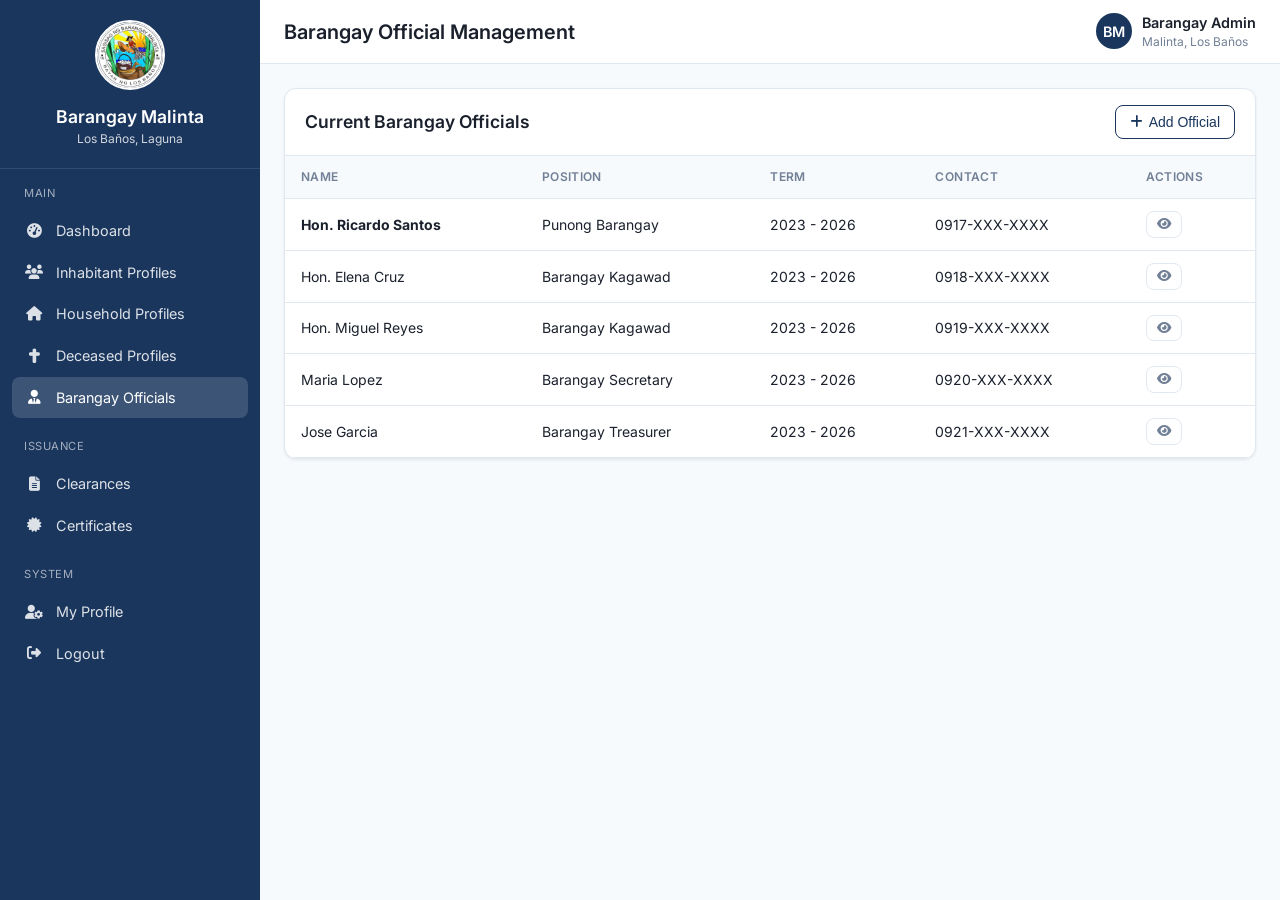
<file: officials.html>
<!DOCTYPE html>
<html lang="en">
<head>
  <meta charset="UTF-8">
  <meta name="viewport" content="width=device-width, initial-scale=1.0">
  <title>Barangay Officials | Barangay Malinta BIMS</title>
  <link rel="stylesheet" href="styles.css">
  <link href="https://fonts.googleapis.com/css2?family=Inter:wght@300;400;500;600;700&display=swap" rel="stylesheet">
  <link rel="stylesheet" href="https://cdnjs.cloudflare.com/ajax/libs/font-awesome/6.5.1/css/all.min.css">
</head>
<body>
  <div class="app-layout">
    <aside class="sidebar" id="sidebar">
      <div class="sidebar-header">
        <img src="malinta-logo.jpg" alt="Malinta Seal" class="sidebar-logo">
        <h2>Barangay Malinta</h2>
        <p>Los Baños, Laguna</p>
      </div>
      <nav class="nav-menu">
        <div class="nav-section">
          <div class="nav-section-title">Main</div>
          <a href="dashboard.html" class="nav-item"><i class="fas fa-tachometer-alt"></i> Dashboard</a>
          <a href="inhabitants.html" class="nav-item"><i class="fas fa-users"></i> Inhabitant Profiles</a>
          <a href="households.html" class="nav-item"><i class="fas fa-home"></i> Household Profiles</a>
          <a href="deceased.html" class="nav-item"><i class="fas fa-cross"></i> Deceased Profiles</a>
          <a href="officials.html" class="nav-item active"><i class="fas fa-user-tie"></i> Barangay Officials</a>
        </div>
        <div class="nav-section">
          <div class="nav-section-title">Issuance</div>
          <a href="clearances.html" class="nav-item"><i class="fas fa-file-alt"></i> Clearances</a>
          <a href="certificates.html" class="nav-item"><i class="fas fa-certificate"></i> Certificates</a>
        </div>
        <div class="nav-section">
          <div class="nav-section-title">System</div>
          <a href="profile.html" class="nav-item"><i class="fas fa-user-cog"></i> My Profile</a>
          <a href="index.html" class="nav-item"><i class="fas fa-sign-out-alt"></i> Logout</a>
        </div>
      </nav>
    </aside>
    <div class="main-content">
      <header class="top-header">
        <div style="display:flex;align-items:center;gap:12px;">
          <button class="menu-toggle" onclick="toggleSidebar()"><i class="fas fa-bars"></i></button>
          <h1 class="page-title">Barangay Official Management</h1>
        </div>
        <div class="header-actions">
          <div class="user-info">
            <div class="user-avatar">BM</div>
            <div>
              <div style="font-weight:600;font-size:0.9rem;">Barangay Admin</div>
              <div style="font-size:0.75rem;color:var(--text-muted);">Malinta, Los Baños</div>
            </div>
          </div>
        </div>
      </header>
      <div class="content-area">
        <div class="card">
          <div class="card-header">
            <h3>Current Barangay Officials</h3>
            <button class="btn btn-primary-outline"><i class="fas fa-plus"></i> Add Official</button>
          </div>
          <div class="table-wrapper">
            <table>
              <thead>
                <tr>
                  <th>Name</th>
                  <th>Position</th>
                  <th>Term</th>
                  <th>Contact</th>
                  <th>Actions</th>
                </tr>
              </thead>
              <tbody>
                <tr>
                  <td><strong>Hon. Ricardo Santos</strong></td>
                  <td>Punong Barangay</td>
                  <td>2023 - 2026</td>
                  <td>0917-XXX-XXXX</td>
                  <td><button class="btn btn-sm btn-ghost"><i class="fas fa-eye"></i></button></td>
                </tr>
                <tr>
                  <td>Hon. Elena Cruz</td>
                  <td>Barangay Kagawad</td>
                  <td>2023 - 2026</td>
                  <td>0918-XXX-XXXX</td>
                  <td><button class="btn btn-sm btn-ghost"><i class="fas fa-eye"></i></button></td>
                </tr>
                <tr>
                  <td>Hon. Miguel Reyes</td>
                  <td>Barangay Kagawad</td>
                  <td>2023 - 2026</td>
                  <td>0919-XXX-XXXX</td>
                  <td><button class="btn btn-sm btn-ghost"><i class="fas fa-eye"></i></button></td>
                </tr>
                <tr>
                  <td>Maria Lopez</td>
                  <td>Barangay Secretary</td>
                  <td>2023 - 2026</td>
                  <td>0920-XXX-XXXX</td>
                  <td><button class="btn btn-sm btn-ghost"><i class="fas fa-eye"></i></button></td>
                </tr>
                <tr>
                  <td>Jose Garcia</td>
                  <td>Barangay Treasurer</td>
                  <td>2023 - 2026</td>
                  <td>0921-XXX-XXXX</td>
                  <td><button class="btn btn-sm btn-ghost"><i class="fas fa-eye"></i></button></td>
                </tr>
              </tbody>
            </table>
          </div>
        </div>
      </div>
    </div>
  </div>
  <script src="app.js"></script>
</body>
</html>
</file>
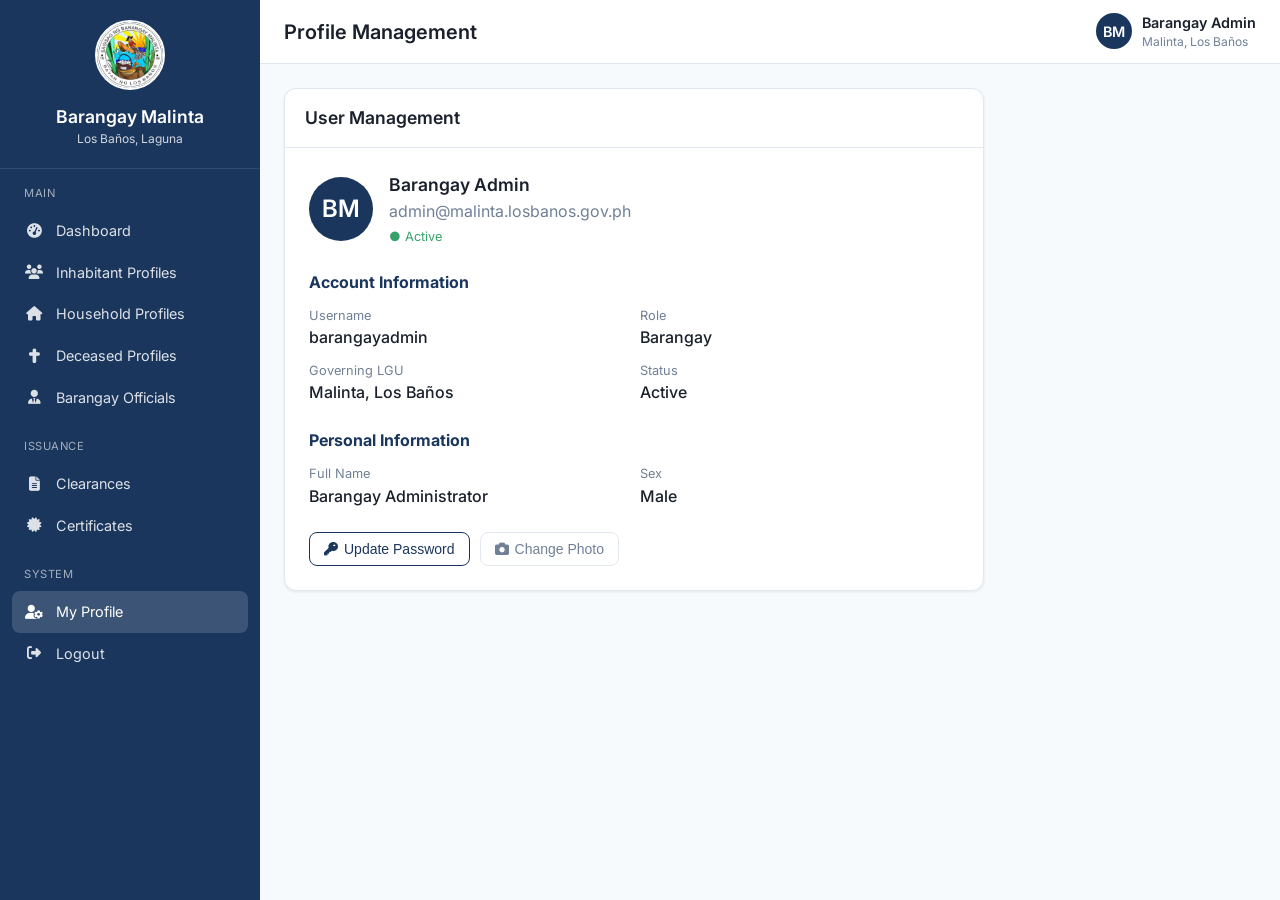
<file: profile.html>
<!DOCTYPE html>
<html lang="en">
<head>
  <meta charset="UTF-8">
  <meta name="viewport" content="width=device-width, initial-scale=1.0">
  <title>My Profile | Barangay Malinta BIMS</title>
  <link rel="stylesheet" href="styles.css">
  <link href="https://fonts.googleapis.com/css2?family=Inter:wght@300;400;500;600;700&display=swap" rel="stylesheet">
  <link rel="stylesheet" href="https://cdnjs.cloudflare.com/ajax/libs/font-awesome/6.5.1/css/all.min.css">
</head>
<body>
  <div class="app-layout">
    <aside class="sidebar" id="sidebar">
      <div class="sidebar-header">
        <img src="malinta-logo.jpg" alt="Malinta Seal" class="sidebar-logo">
        <h2>Barangay Malinta</h2>
        <p>Los Baños, Laguna</p>
      </div>
      <nav class="nav-menu">
        <div class="nav-section">
          <div class="nav-section-title">Main</div>
          <a href="dashboard.html" class="nav-item"><i class="fas fa-tachometer-alt"></i> Dashboard</a>
          <a href="inhabitants.html" class="nav-item"><i class="fas fa-users"></i> Inhabitant Profiles</a>
          <a href="households.html" class="nav-item"><i class="fas fa-home"></i> Household Profiles</a>
          <a href="deceased.html" class="nav-item"><i class="fas fa-cross"></i> Deceased Profiles</a>
          <a href="officials.html" class="nav-item"><i class="fas fa-user-tie"></i> Barangay Officials</a>
        </div>
        <div class="nav-section">
          <div class="nav-section-title">Issuance</div>
          <a href="clearances.html" class="nav-item"><i class="fas fa-file-alt"></i> Clearances</a>
          <a href="certificates.html" class="nav-item"><i class="fas fa-certificate"></i> Certificates</a>
        </div>
        <div class="nav-section">
          <div class="nav-section-title">System</div>
          <a href="profile.html" class="nav-item active"><i class="fas fa-user-cog"></i> My Profile</a>
          <a href="index.html" class="nav-item"><i class="fas fa-sign-out-alt"></i> Logout</a>
        </div>
      </nav>
    </aside>
    <div class="main-content">
      <header class="top-header">
        <div style="display:flex;align-items:center;gap:12px;">
          <button class="menu-toggle" onclick="toggleSidebar()"><i class="fas fa-bars"></i></button>
          <h1 class="page-title">Profile Management</h1>
        </div>
        <div class="header-actions">
          <div class="user-info">
            <div class="user-avatar">BM</div>
            <div>
              <div style="font-weight:600;font-size:0.9rem;">Barangay Admin</div>
              <div style="font-size:0.75rem;color:var(--text-muted);">Malinta, Los Baños</div>
            </div>
          </div>
        </div>
      </header>
      <div class="content-area">
        <div class="card" style="max-width:700px;">
          <div class="card-header">
            <h3>User Management</h3>
          </div>
          <div style="padding:24px;">
            <div style="display:flex;align-items:center;gap:16px;margin-bottom:24px;">
              <div class="user-avatar" style="width:64px;height:64px;font-size:1.5rem;">BM</div>
              <div>
                <div style="font-weight:600;font-size:1.1rem;">Barangay Admin</div>
                <div style="color:var(--text-muted);">admin@malinta.losbanos.gov.ph</div>
                <div style="font-size:0.8rem;color:var(--success);margin-top:4px;">● Active</div>
              </div>
            </div>
            <h4 style="margin-bottom:12px;color:var(--primary);">Account Information</h4>
            <div style="display:grid;grid-template-columns:1fr 1fr;gap:12px;margin-bottom:24px;">
              <div>
                <p style="font-size:0.8rem;color:var(--text-muted);">Username</p>
                <p style="font-weight:500;">barangayadmin</p>
              </div>
              <div>
                <p style="font-size:0.8rem;color:var(--text-muted);">Role</p>
                <p style="font-weight:500;">Barangay</p>
              </div>
              <div>
                <p style="font-size:0.8rem;color:var(--text-muted);">Governing LGU</p>
                <p style="font-weight:500;">Malinta, Los Baños</p>
              </div>
              <div>
                <p style="font-size:0.8rem;color:var(--text-muted);">Status</p>
                <p style="font-weight:500;">Active</p>
              </div>
            </div>
            <h4 style="margin-bottom:12px;color:var(--primary);">Personal Information</h4>
            <div style="display:grid;grid-template-columns:1fr 1fr;gap:12px;margin-bottom:24px;">
              <div>
                <p style="font-size:0.8rem;color:var(--text-muted);">Full Name</p>
                <p style="font-weight:500;">Barangay Administrator</p>
              </div>
              <div>
                <p style="font-size:0.8rem;color:var(--text-muted);">Sex</p>
                <p style="font-weight:500;">Male</p>
              </div>
            </div>
            <div style="display:flex;gap:10px;">
              <button class="btn btn-primary-outline" onclick="openModal('updatePasswordModal')"><i class="fas fa-key"></i> Update Password</button>
              <button class="btn btn-ghost"><i class="fas fa-camera"></i> Change Photo</button>
            </div>
          </div>
        </div>
      </div>
    </div>
  </div>

  <div class="modal-overlay" id="updatePasswordModal">
    <div class="modal">
      <div class="modal-header">
        <h3>Update Password</h3>
        <button class="modal-close" onclick="closeModal('updatePasswordModal')">&times;</button>
      </div>
      <div class="modal-body">
        <div class="form-group">
          <label>Current Password</label>
          <input type="password" placeholder="Enter current password">
        </div>
        <div class="form-group">
          <label>New Password</label>
          <input type="password" placeholder="Enter new password">
        </div>
        <div class="form-group">
          <label>Confirm Password</label>
          <input type="password" placeholder="Confirm new password">
        </div>
      </div>
      <div class="modal-footer">
        <button class="btn btn-ghost" onclick="closeModal('updatePasswordModal')">Cancel</button>
        <button class="btn btn-primary-outline" onclick="alert('Password updated! (Demo)');closeModal('updatePasswordModal')">Save</button>
      </div>
    </div>
  </div>
  <script src="app.js"></script>
</body>
</html>
</file>
<file: styles.css>
:root {
  --primary: #1a365d;
  --primary-light: #2b6cb0;
  --accent: #ed8936;
  --success: #38a169;
  --warning: #d69e2e;
  --danger: #e53e3e;
  --bg: #f7fafc;
  --card: #ffffff;
  --text: #1a202c;
  --text-muted: #718096;
  --border: #e2e8f0;
  --sidebar-width: 260px;
  --header-height: 64px;
}

* {
  margin: 0;
  padding: 0;
  box-sizing: border-box;
}

body {
  font-family: 'Inter', -apple-system, BlinkMacSystemFont, sans-serif;
  background: var(--bg);
  color: var(--text);
  line-height: 1.5;
}

/* ===== LOGIN PAGE ===== */
.login-page {
  min-height: 100vh;
  background: linear-gradient(135deg, #1a365d 0%, #2b6cb0 50%, #ed8936 100%);
  display: flex;
  align-items: center;
  justify-content: center;
  padding: 20px;
}

.login-container {
  width: 100%;
  max-width: 440px;
}

.login-card {
  background: white;
  border-radius: 16px;
  padding: 32px;
  box-shadow: 0 25px 50px -12px rgba(0, 0, 0, 0.25);
}

.logo-section {
  text-align: center;
  margin-bottom: 24px;
}

.logo {
  width: 100px;
  height: 100px;
  border-radius: 50%;
  object-fit: cover;
  border: 3px solid var(--primary);
  margin-bottom: 12px;
}

.logo-section h1 {
  font-size: 1.5rem;
  color: var(--primary);
  font-weight: 700;
}

.subtitle {
  color: var(--text-muted);
  font-size: 0.9rem;
}

.system-name {
  font-size: 0.85rem;
  color: var(--primary-light);
  font-weight: 500;
  margin-top: 4px;
}

.tabs {
  display: flex;
  gap: 8px;
  margin-bottom: 24px;
  background: var(--bg);
  padding: 4px;
  border-radius: 10px;
}

.tab-btn {
  flex: 1;
  padding: 10px;
  border: none;
  background: transparent;
  border-radius: 8px;
  font-weight: 500;
  cursor: pointer;
  transition: all 0.2s;
  color: var(--text-muted);
}

.tab-btn.active {
  background: white;
  color: var(--primary);
  box-shadow: 0 1px 3px rgba(0,0,0,0.1);
}

.auth-form {
  display: none;
}

.auth-form.active {
  display: block;
}

.form-group {
  margin-bottom: 16px;
}

.form-group label {
  display: block;
  font-size: 0.875rem;
  font-weight: 500;
  margin-bottom: 6px;
  color: var(--text);
}

.form-group input[type="text"],
.form-group input[type="email"],
.form-group input[type="password"],
.form-group select,
.form-group textarea {
  width: 100%;
  padding: 10px 14px;
  border: 1px solid var(--border);
  border-radius: 8px;
  font-size: 0.95rem;
  transition: border-color 0.2s;
}

.form-group input:focus,
.form-group select:focus,
.form-group textarea:focus {
  outline: none;
  border-color: var(--primary-light);
  box-shadow: 0 0 0 3px rgba(43, 108, 176, 0.15);
}

.password-wrapper {
  position: relative;
}

.password-wrapper input {
  padding-right: 44px;
}

.toggle-password {
  position: absolute;
  right: 12px;
  top: 50%;
  transform: translateY(-50%);
  background: none;
  border: none;
  color: var(--text-muted);
  cursor: pointer;
}

.form-row {
  display: grid;
  grid-template-columns: 1fr 1fr;
  gap: 12px;
}

.form-options {
  display: flex;
  justify-content: space-between;
  align-items: center;
  margin-bottom: 20px;
  font-size: 0.875rem;
}

.checkbox-label {
  display: flex;
  align-items: center;
  gap: 8px;
  cursor: pointer;
  font-size: 0.875rem;
}

.forgot-link {
  color: var(--primary-light);
  text-decoration: none;
}

.forgot-link:hover {
  text-decoration: underline;
}

.btn-primary {
  width: 100%;
  padding: 12px;
  background: var(--primary);
  color: white;
  border: none;
  border-radius: 8px;
  font-size: 1rem;
  font-weight: 600;
  cursor: pointer;
  transition: background 0.2s;
}

.btn-primary:hover {
  background: var(--primary-light);
}

.btn-secondary {
  width: 100%;
  padding: 10px;
  background: transparent;
  color: var(--text-muted);
  border: 1px solid var(--border);
  border-radius: 8px;
  font-size: 0.95rem;
  cursor: pointer;
  margin-top: 10px;
}

.demo-note {
  text-align: center;
  font-size: 0.8rem;
  color: var(--text-muted);
  margin-top: 12px;
}

.form-desc {
  text-align: center;
  color: var(--text-muted);
  margin-bottom: 16px;
  font-size: 0.9rem;
}

.login-footer {
  text-align: center;
  color: rgba(255,255,255,0.8);
  font-size: 0.75rem;
  margin-top: 24px;
}

/* ===== DASHBOARD LAYOUT ===== */
.app-layout {
  display: flex;
  min-height: 100vh;
}

.sidebar {
  width: var(--sidebar-width);
  background: var(--primary);
  color: white;
  position: fixed;
  height: 100vh;
  overflow-y: auto;
  z-index: 100;
  transition: transform 0.3s;
}

.sidebar-header {
  padding: 20px;
  text-align: center;
  border-bottom: 1px solid rgba(255,255,255,0.1);
}

.sidebar-logo {
  width: 70px;
  height: 70px;
  border-radius: 50%;
  object-fit: cover;
  border: 2px solid white;
  margin-bottom: 8px;
}

.sidebar-header h2 {
  font-size: 1.1rem;
  font-weight: 600;
}

.sidebar-header p {
  font-size: 0.75rem;
  opacity: 0.8;
}

.nav-menu {
  padding: 16px 12px;
}

.nav-section {
  margin-bottom: 20px;
}

.nav-section-title {
  font-size: 0.7rem;
  text-transform: uppercase;
  letter-spacing: 0.05em;
  opacity: 0.6;
  padding: 0 12px;
  margin-bottom: 8px;
}

.nav-item {
  display: flex;
  align-items: center;
  gap: 12px;
  padding: 10px 12px;
  border-radius: 8px;
  color: rgba(255,255,255,0.85);
  text-decoration: none;
  font-size: 0.9rem;
  transition: all 0.2s;
  cursor: pointer;
  border: none;
  background: none;
  width: 100%;
  text-align: left;
}

.nav-item:hover,
.nav-item.active {
  background: rgba(255,255,255,0.15);
  color: white;
}

.nav-item i {
  width: 20px;
  text-align: center;
}

.main-content {
  margin-left: var(--sidebar-width);
  flex: 1;
  min-height: 100vh;
}

.top-header {
  height: var(--header-height);
  background: white;
  border-bottom: 1px solid var(--border);
  display: flex;
  align-items: center;
  justify-content: space-between;
  padding: 0 24px;
  position: sticky;
  top: 0;
  z-index: 50;
}

.page-title {
  font-size: 1.25rem;
  font-weight: 600;
}

.header-actions {
  display: flex;
  align-items: center;
  gap: 16px;
}

.user-info {
  display: flex;
  align-items: center;
  gap: 10px;
  cursor: pointer;
}

.user-avatar {
  width: 36px;
  height: 36px;
  border-radius: 50%;
  background: var(--primary);
  color: white;
  display: flex;
  align-items: center;
  justify-content: center;
  font-weight: 600;
  font-size: 0.9rem;
}

.content-area {
  padding: 24px;
}

/* ===== CARDS & STATS ===== */
.stats-grid {
  display: grid;
  grid-template-columns: repeat(auto-fit, minmax(200px, 1fr));
  gap: 16px;
  margin-bottom: 24px;
}

.stat-card {
  background: white;
  border-radius: 12px;
  padding: 20px;
  box-shadow: 0 1px 3px rgba(0,0,0,0.08);
  border: 1px solid var(--border);
}

.stat-card .stat-icon {
  width: 40px;
  height: 40px;
  border-radius: 10px;
  display: flex;
  align-items: center;
  justify-content: center;
  margin-bottom: 12px;
  font-size: 1.1rem;
}

.stat-card.total .stat-icon { background: #ebf8ff; color: #2b6cb0; }
.stat-card.approved .stat-icon { background: #f0fff4; color: #38a169; }
.stat-card.pending .stat-icon { background: #fefcbf; color: #d69e2e; }
.stat-card.declined .stat-icon { background: #fff5f5; color: #e53e3e; }

.stat-value {
  font-size: 1.75rem;
  font-weight: 700;
  color: var(--text);
}

.stat-label {
  font-size: 0.85rem;
  color: var(--text-muted);
}

/* ===== TABLE ===== */
.card {
  background: white;
  border-radius: 12px;
  border: 1px solid var(--border);
  box-shadow: 0 1px 3px rgba(0,0,0,0.08);
  overflow: hidden;
}

.card-header {
  padding: 16px 20px;
  border-bottom: 1px solid var(--border);
  display: flex;
  justify-content: space-between;
  align-items: center;
  flex-wrap: wrap;
  gap: 12px;
}

.card-header h3 {
  font-size: 1.1rem;
  font-weight: 600;
}

.card-actions {
  display: flex;
  gap: 8px;
  flex-wrap: wrap;
}

.btn {
  padding: 8px 14px;
  border-radius: 8px;
  font-size: 0.875rem;
  font-weight: 500;
  cursor: pointer;
  border: 1px solid transparent;
  display: inline-flex;
  align-items: center;
  gap: 6px;
  transition: all 0.2s;
}

.btn-sm {
  padding: 6px 10px;
  font-size: 0.8rem;
}

.btn-primary-outline {
  background: transparent;
  border-color: var(--primary);
  color: var(--primary);
}

.btn-primary-outline:hover {
  background: var(--primary);
  color: white;
}

.btn-success {
  background: var(--success);
  color: white;
}

.btn-warning {
  background: var(--warning);
  color: white;
}

.btn-danger {
  background: var(--danger);
  color: white;
}

.btn-ghost {
  background: transparent;
  color: var(--text-muted);
  border-color: var(--border);
}

.search-box {
  position: relative;
}

.search-box input {
  padding: 8px 12px 8px 36px;
  border: 1px solid var(--border);
  border-radius: 8px;
  font-size: 0.875rem;
  width: 220px;
}

.search-box i {
  position: absolute;
  left: 12px;
  top: 50%;
  transform: translateY(-50%);
  color: var(--text-muted);
}

.table-wrapper {
  overflow-x: auto;
}

table {
  width: 100%;
  border-collapse: collapse;
}

th, td {
  padding: 12px 16px;
  text-align: left;
  border-bottom: 1px solid var(--border);
  font-size: 0.875rem;
}

th {
  background: var(--bg);
  font-weight: 600;
  color: var(--text-muted);
  text-transform: uppercase;
  font-size: 0.75rem;
  letter-spacing: 0.03em;
}

tr:hover {
  background: #f8fafc;
}

.badge {
  display: inline-block;
  padding: 3px 10px;
  border-radius: 20px;
  font-size: 0.75rem;
  font-weight: 500;
}

.badge-pending { background: #fefcbf; color: #975a16; }
.badge-approved, .badge-released { background: #c6f6d5; color: #276749; }
.badge-declined, .badge-disapproved { background: #fed7d7; color: #9b2c2c; }
.badge-draft { background: #e2e8f0; color: #4a5568; }
.badge-for-approval { background: #bee3f8; color: #2a4365; }

/* ===== MODAL ===== */
.modal-overlay {
  position: fixed;
  inset: 0;
  background: rgba(0,0,0,0.5);
  display: none;
  align-items: center;
  justify-content: center;
  z-index: 200;
  padding: 20px;
}

.modal-overlay.active {
  display: flex;
}

.modal {
  background: white;
  border-radius: 12px;
  width: 100%;
  max-width: 560px;
  max-height: 90vh;
  overflow-y: auto;
  box-shadow: 0 25px 50px -12px rgba(0,0,0,0.25);
}

.modal-header {
  padding: 16px 20px;
  border-bottom: 1px solid var(--border);
  display: flex;
  justify-content: space-between;
  align-items: center;
}

.modal-header h3 {
  font-size: 1.1rem;
}

.modal-close {
  background: none;
  border: none;
  font-size: 1.25rem;
  cursor: pointer;
  color: var(--text-muted);
}

.modal-body {
  padding: 20px;
}

.modal-footer {
  padding: 16px 20px;
  border-top: 1px solid var(--border);
  display: flex;
  justify-content: flex-end;
  gap: 10px;
}

/* Charts placeholder */
.charts-grid {
  display: grid;
  grid-template-columns: repeat(auto-fit, minmax(300px, 1fr));
  gap: 16px;
  margin-bottom: 24px;
}

.chart-card {
  background: white;
  border-radius: 12px;
  padding: 20px;
  border: 1px solid var(--border);
}

.chart-placeholder {
  height: 200px;
  background: linear-gradient(135deg, #ebf8ff 0%, #f0fff4 100%);
  border-radius: 8px;
  display: flex;
  align-items: center;
  justify-content: center;
  color: var(--text-muted);
  font-size: 0.9rem;
}

/* Mobile */
.menu-toggle {
  display: none;
  background: none;
  border: none;
  font-size: 1.25rem;
  cursor: pointer;
  color: var(--text);
}

@media (max-width: 768px) {
  .sidebar {
    transform: translateX(-100%);
  }
  .sidebar.open {
    transform: translateX(0);
  }
  .main-content {
    margin-left: 0;
  }
  .menu-toggle {
    display: block;
  }
  .search-box input {
    width: 140px;
  }
}
</file>
